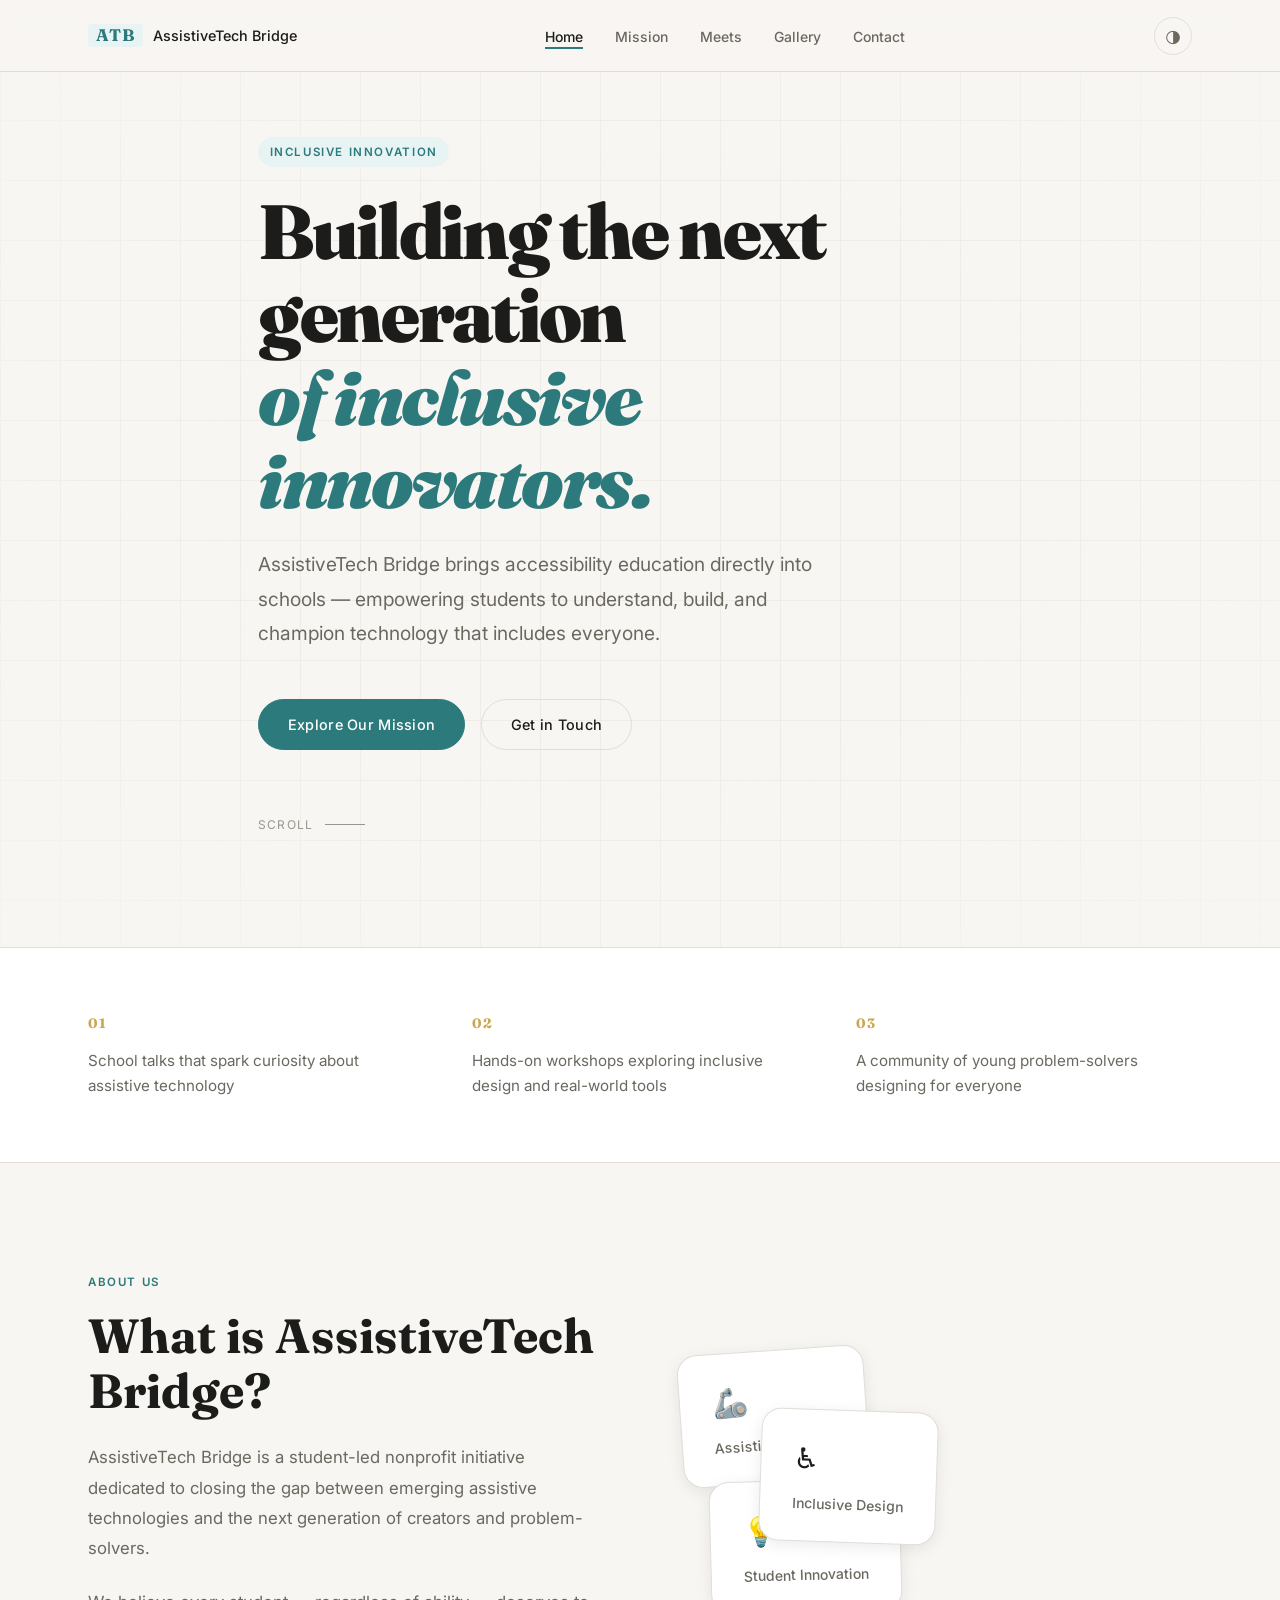
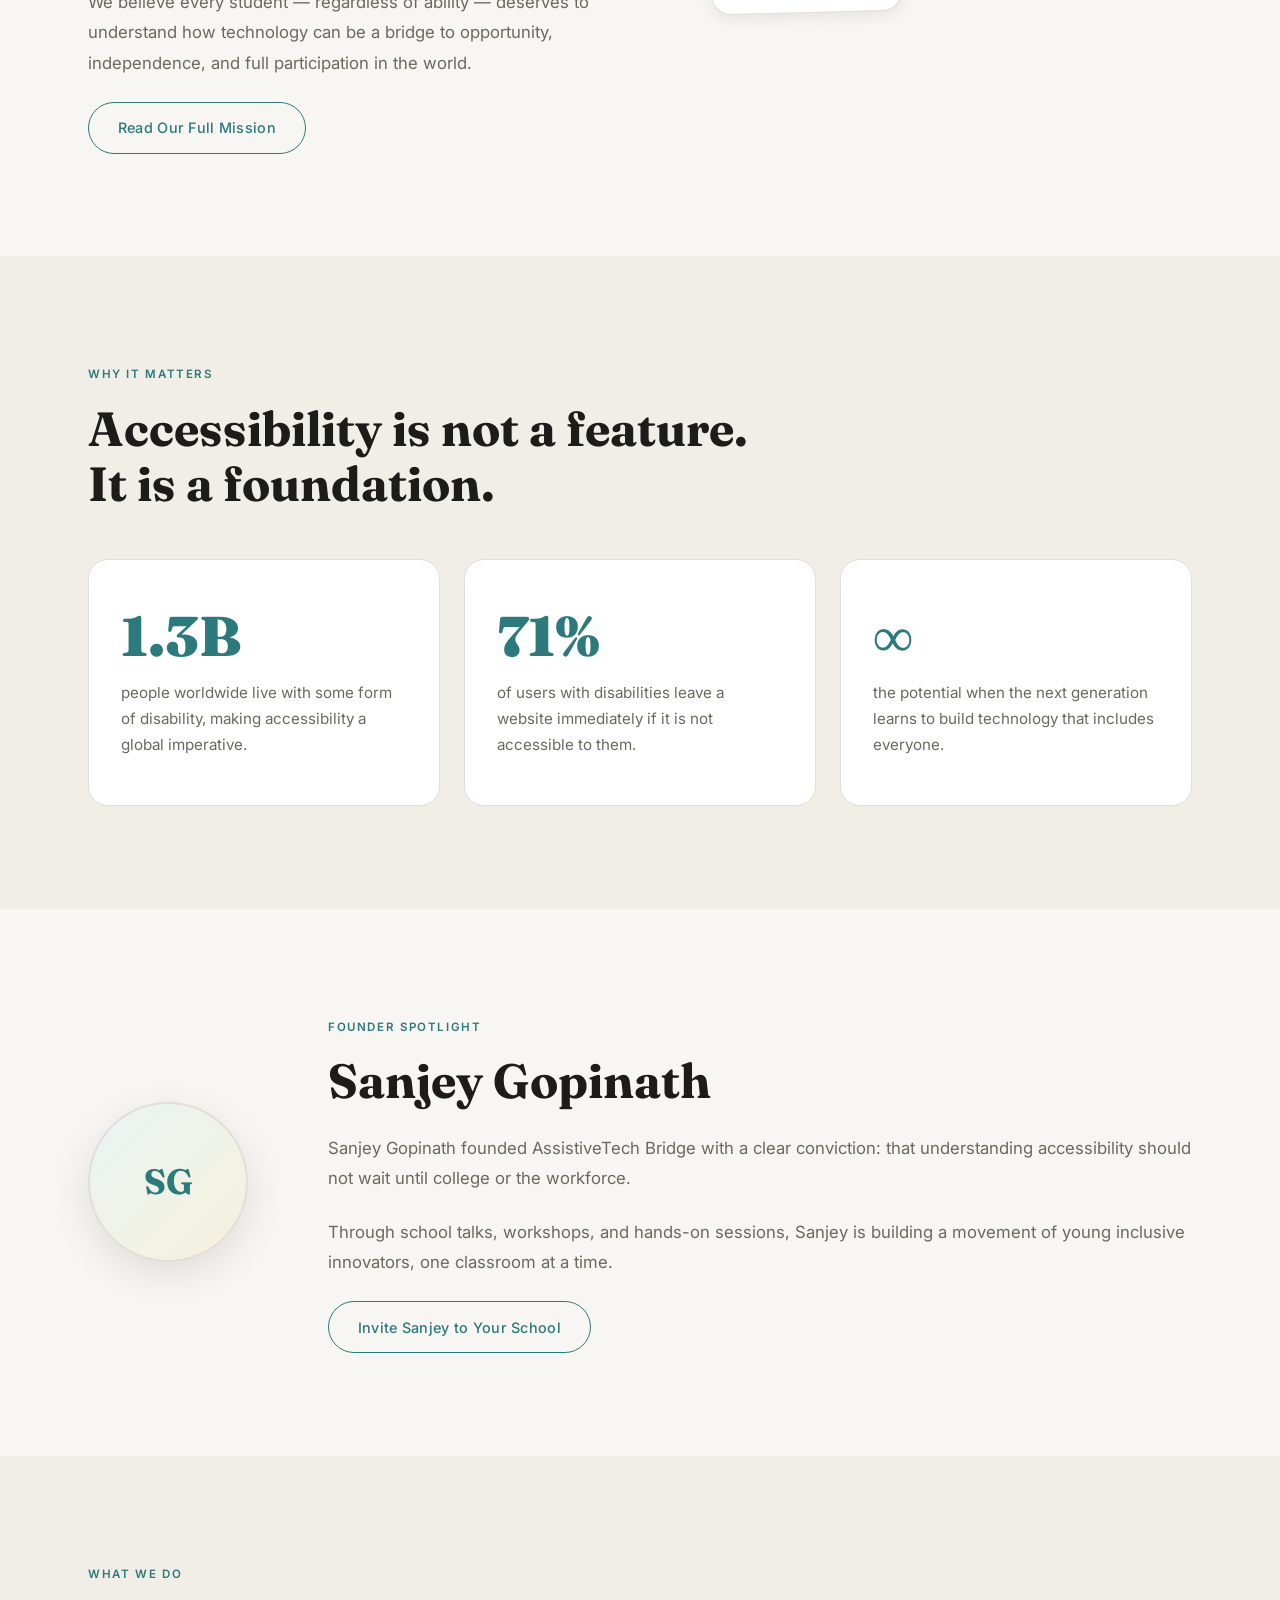
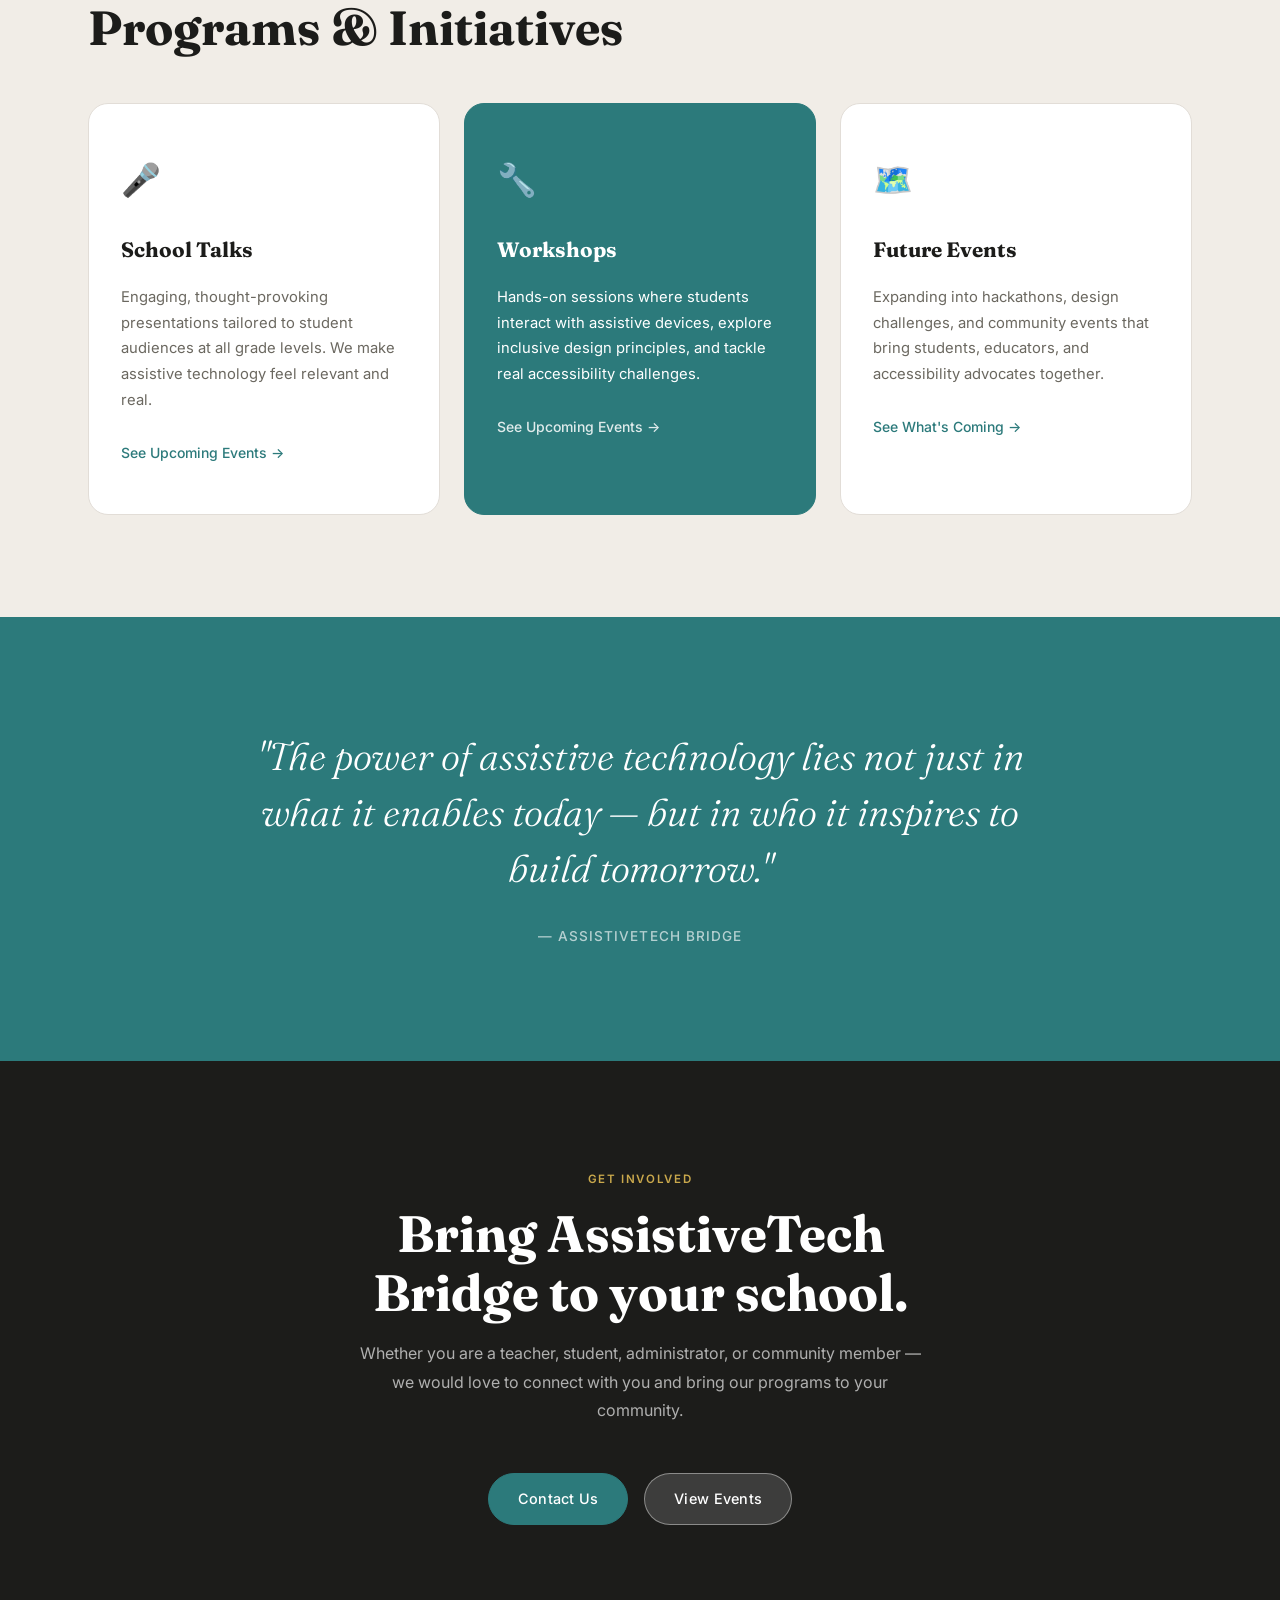
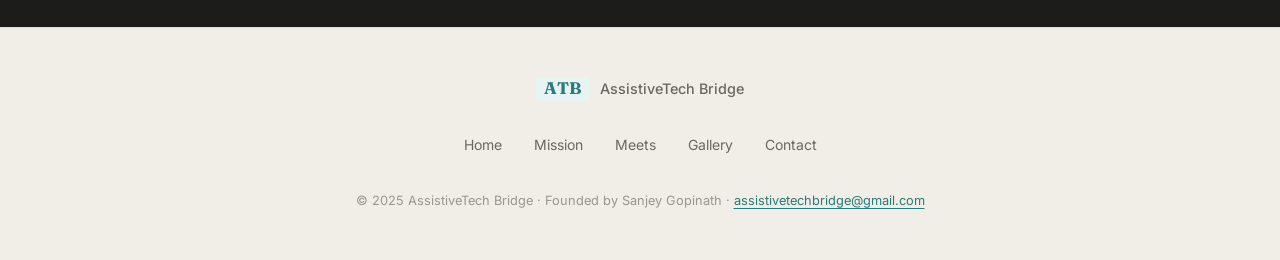
<file: index.html>
<!DOCTYPE html>
<html lang="en">
<head>
<meta charset="UTF-8"/>
<meta name="viewport" content="width=device-width, initial-scale=1.0"/>
<title>AssistiveTech Bridge</title>
<link rel="preconnect" href="https://fonts.googleapis.com"/>
<link rel="preconnect" href="https://fonts.gstatic.com" crossorigin/>
<link href="https://fonts.googleapis.com/css2?family=Inter:wght@300;400;500;600&family=Fraunces:ital,wght@0,300;0,700;0,900;1,300;1,700&display=swap" rel="stylesheet"/>
<style>
:root {
  --bg: #f8f6f2;
  --bg2: #f1ede7;
  --surface: #ffffff;
  --text: #1c1c1a;
  --muted: #6b6860;
  --light: #9a9690;
  --accent: #2c7a7b;
  --accent-l: #e8f4f4;
  --accent-h: #235f60;
  --gold: #c9a84c;
  --gold-l: #f7f0dc;
  --border: #e2ddd7;
  --serif: 'Fraunces', Georgia, serif;
  --sans: 'Inter', system-ui, sans-serif;
  --hh: 72px;
}
body.dark {
  --bg: #141412; --bg2: #1c1c1a; --surface: #212120;
  --text: #f0ede8; --muted: #9a9690; --light: #6b6860;
  --accent: #3d9fa0; --accent-l: #1a2e2e; --accent-h: #52b8b9;
  --gold: #d4a84c; --gold-l: #2a2416; --border: #2e2e2c;
}
*,*::before,*::after{box-sizing:border-box;margin:0;padding:0}
html{scroll-behavior:smooth;font-size:16px}
body{font-family:var(--sans);background:var(--bg);color:var(--text);line-height:1.75;-webkit-font-smoothing:antialiased;overflow-x:hidden;transition:background .5s,color .5s}
img{max-width:100%;display:block}
a{color:inherit;text-decoration:none}
ul{list-style:none}
button{cursor:pointer;border:none;background:none;font-family:inherit}

/* CONTAINER */
.wrap{max-width:1200px;margin:0 auto;padding:0 clamp(1.25rem,5vw,3rem)}
.pad{padding-block:clamp(4rem,8vw,7rem)}

/* LABEL */
.label{display:inline-block;font-size:.72rem;font-weight:600;letter-spacing:.14em;text-transform:uppercase;color:var(--accent);margin-bottom:1rem}

/* HEADINGS */
.h1{font-family:var(--serif);font-size:clamp(2.8rem,6vw,5.2rem);font-weight:900;line-height:1.08;letter-spacing:-.03em;color:var(--text);margin-bottom:1.5rem}
.h1 em,.h2 em{font-style:italic;color:var(--accent)}
.h2{font-family:var(--serif);font-size:clamp(2rem,4vw,3rem);font-weight:700;line-height:1.15;color:var(--text);margin-bottom:1.5rem}

/* BUTTONS */
.btn{display:inline-flex;align-items:center;justify-content:center;font-size:.9rem;font-weight:500;letter-spacing:.02em;padding:.85em 2em;border-radius:9999px;border:1.5px solid transparent;transition:all .3s cubic-bezier(.4,0,.2,1);cursor:pointer;text-decoration:none;white-space:nowrap}
.btn-p{background:var(--accent);color:#fff;border-color:var(--accent)}
.btn-p:hover{background:var(--accent-h);border-color:var(--accent-h);transform:translateY(-2px);box-shadow:0 8px 24px rgba(44,122,123,.3)}
.btn-g{background:transparent;color:var(--text);border-color:var(--border)}
.btn-g:hover{background:var(--bg2);transform:translateY(-2px)}
.btn-o{background:transparent;color:var(--accent);border-color:var(--accent)}
.btn-o:hover{background:var(--accent-l);transform:translateY(-2px)}
.btn-gl{background:rgba(255,255,255,.15);color:#fff;border-color:rgba(255,255,255,.4)}
.btn-gl:hover{background:rgba(255,255,255,.25);transform:translateY(-2px)}

/* HEADER */
.site-header{position:fixed;top:0;left:0;right:0;z-index:1000;height:var(--hh);background:rgba(248,246,242,.9);backdrop-filter:blur(18px);border-bottom:1px solid var(--border);transition:background .5s,box-shadow .3s,border-color .5s}
body.dark .site-header{background:rgba(20,20,18,.9)}
.site-header.scrolled{box-shadow:0 4px 16px rgba(0,0,0,.08)}
.header-inner{height:100%;display:flex;align-items:center;justify-content:space-between;gap:1.5rem}
.logo{display:flex;align-items:center;gap:.625rem;transition:opacity .2s}
.logo:hover{opacity:.75}
.logo-mark{font-family:var(--serif);font-weight:700;font-size:1.05rem;color:var(--accent);background:var(--accent-l);padding:.2em .5em;border-radius:4px;line-height:1;letter-spacing:.04em;transition:background .5s}
.logo-name{font-size:.9rem;font-weight:500;color:var(--text)}
.main-nav ul{display:flex;align-items:center;gap:2rem}
.nav-link{font-size:.875rem;font-weight:500;color:var(--muted);position:relative;padding-bottom:2px;transition:color .2s}
.nav-link::after{content:'';position:absolute;bottom:-2px;left:0;width:0;height:1.5px;background:var(--accent);transition:width .3s}
.nav-link:hover,.nav-link.active{color:var(--text)}
.nav-link:hover::after,.nav-link.active::after{width:100%}
.hdr-actions{display:flex;align-items:center;gap:1rem}
.dm-btn{width:38px;height:38px;border-radius:9999px;display:flex;align-items:center;justify-content:center;font-size:1.1rem;color:var(--muted);border:1px solid var(--border);transition:all .2s}
.dm-btn:hover{background:var(--bg2);color:var(--text)}
.ham{display:none;flex-direction:column;gap:5px;width:38px;height:38px;border-radius:4px;padding:8px;justify-content:center}
.ham span{display:block;width:100%;height:1.5px;background:var(--text);border-radius:2px;transition:transform .3s,opacity .3s;transform-origin:center}
.ham.open span:nth-child(1){transform:translateY(6.5px) rotate(45deg)}
.ham.open span:nth-child(2){opacity:0;transform:scaleX(0)}
.ham.open span:nth-child(3){transform:translateY(-6.5px) rotate(-45deg)}

/* MOBILE MENU */
.mob-menu{position:fixed;inset:0;z-index:999;background:var(--surface);display:flex;align-items:center;justify-content:center;opacity:0;pointer-events:none;transform:translateY(-12px);transition:opacity .3s,transform .3s}
.mob-menu.open{opacity:1;pointer-events:all;transform:translateY(0)}
.mob-menu ul{display:flex;flex-direction:column;align-items:center;gap:2.5rem}
.mob-link{font-family:var(--serif);font-size:clamp(2.2rem,7vw,3.5rem);font-weight:700;color:var(--text);transition:color .2s}
.mob-link:hover{color:var(--accent)}

/* HERO */
.hero{position:relative;min-height:100svh;display:flex;align-items:center;padding-block:calc(var(--hh) + 4rem) 7rem;overflow:hidden;background:var(--bg)}
.hero-grid{position:absolute;inset:0;background-image:linear-gradient(var(--border) 1px,transparent 1px),linear-gradient(90deg,var(--border) 1px,transparent 1px);background-size:60px 60px;opacity:.4;mask-image:radial-gradient(ellipse 80% 80% at 50% 50%,black 40%,transparent 100%);-webkit-mask-image:radial-gradient(ellipse 80% 80% at 50% 50%,black 40%,transparent 100%)}
.hero-content{position:relative;z-index:1;max-width:860px}
.hero-tag{display:inline-block;font-size:.72rem;font-weight:600;letter-spacing:.14em;text-transform:uppercase;color:var(--accent);background:var(--accent-l);padding:.45em 1em;border-radius:9999px;margin-bottom:1.5rem}
.hero-sub{font-size:clamp(1rem,1.8vw,1.2rem);color:var(--muted);max-width:560px;line-height:1.8;margin-bottom:3rem}
.hero-cta{display:flex;gap:1rem;flex-wrap:wrap;margin-bottom:4rem}
.scroll-hint{display:flex;align-items:center;gap:.75rem;font-size:.75rem;letter-spacing:.1em;text-transform:uppercase;color:var(--light)}
.scroll-line{width:40px;height:1px;background:var(--light);animation:pulse 2s ease-in-out infinite}
@keyframes pulse{0%,100%{width:40px;opacity:.4}50%{width:60px;opacity:1}}

/* STRIP */
.strip{border-block:1px solid var(--border);padding-block:4rem;background:var(--surface)}
.strip-grid{display:grid;grid-template-columns:repeat(3,1fr);gap:3rem}
.strip-num{font-family:var(--serif);font-size:.85rem;font-weight:700;color:var(--gold);letter-spacing:.05em;display:block;margin-bottom:.75rem}
.strip-item p{font-size:.95rem;color:var(--muted);line-height:1.65}

/* ABOUT */
.about-grid{display:grid;grid-template-columns:1fr 1fr;gap:5rem;align-items:center}
.about-text p{color:var(--muted);margin-bottom:1.5rem;font-size:1.05rem;line-height:1.8}
.card-stack{position:relative;width:320px;height:320px}
.vis-card{position:absolute;background:var(--surface);border:1px solid var(--border);border-radius:20px;padding:1.5rem 2rem;display:flex;flex-direction:column;gap:.5rem;box-shadow:0 4px 16px rgba(0,0,0,.08);transition:transform .3s,box-shadow .3s}
.vis-card:hover{transform:translateY(-4px) !important;box-shadow:0 12px 40px rgba(0,0,0,.1)}
.vis-icon{font-size:1.8rem}
.vis-card p{font-size:.875rem;font-weight:500;color:var(--muted)}
.vc1{top:0;left:0;rotate:-4deg}
.vc2{top:60px;left:80px;rotate:2deg;z-index:1}
.vc3{top:130px;left:30px;rotate:-1.5deg}

/* WHY */
.why-sec{background:var(--bg2)}
.why-intro{max-width:680px;margin-bottom:3rem}
.why-grid{display:grid;grid-template-columns:repeat(3,1fr);gap:1.5rem}
.why-card{padding:3rem 2rem;background:var(--surface);border-radius:20px;border:1px solid var(--border);transition:transform .3s,box-shadow .3s}
.why-card:hover{transform:translateY(-4px);box-shadow:0 12px 40px rgba(0,0,0,.1)}
.why-num{font-family:var(--serif);font-size:3.5rem;font-weight:900;color:var(--accent);line-height:1;margin-bottom:1rem}
.why-card p{font-size:.95rem;color:var(--muted);line-height:1.7}

/* FOUNDER */
.founder-grid{display:grid;grid-template-columns:auto 1fr;gap:5rem;align-items:center}
.founder-av{width:160px;height:160px;background:linear-gradient(135deg,var(--accent-l),var(--gold-l));border:2px solid var(--border);border-radius:9999px;display:flex;align-items:center;justify-content:center;font-family:var(--serif);font-size:2.2rem;font-weight:700;color:var(--accent);box-shadow:0 12px 40px rgba(0,0,0,.1);flex-shrink:0}
.founder-text p{color:var(--muted);margin-bottom:1.5rem;font-size:1.05rem;line-height:1.8}

/* FEATURES */
.feat-sec{background:var(--bg2)}
.feat-grid{display:grid;grid-template-columns:repeat(3,1fr);gap:1.5rem;margin-top:3rem}
.feat-card{background:var(--surface);border:1px solid var(--border);border-radius:20px;padding:3rem 2rem;transition:transform .3s,box-shadow .3s}
.feat-card:hover{transform:translateY(-6px);box-shadow:0 12px 40px rgba(0,0,0,.1)}
.feat-card.accent-card{background:var(--accent);border-color:var(--accent)}
.feat-card.accent-card h3,.feat-card.accent-card p{color:#fff}
.feat-icon{font-size:2rem;margin-bottom:1.5rem}
.feat-card h3{font-family:var(--serif);font-size:1.3rem;font-weight:700;color:var(--text);margin-bottom:1rem}
.feat-card p{font-size:.925rem;color:var(--muted);line-height:1.75;margin-bottom:1.5rem}
.c-link{font-size:.875rem;font-weight:500;color:var(--accent);transition:color .2s}
.c-link:hover{color:var(--accent-h)}
.c-link-l{color:rgba(255,255,255,.85)}
.c-link-l:hover{color:#fff}

/* QUOTE */
.quote-sec{background:var(--accent);padding-block:7rem}
.pull-quote{max-width:820px;margin:0 auto;text-align:center}
.pull-quote p{font-family:var(--serif);font-size:clamp(1.5rem,3vw,2.4rem);font-weight:300;font-style:italic;color:#fff;line-height:1.45;margin-bottom:1.5rem}
.pull-quote cite{font-size:.85rem;font-style:normal;font-weight:500;letter-spacing:.08em;text-transform:uppercase;color:rgba(255,255,255,.65)}

/* CTA */
.cta-sec{background:var(--text);transition:background .5s}
body.dark .cta-sec{background:#0d0d0c}
.cta-inner{max-width:680px;text-align:center}
.cta-inner .label{color:var(--gold)}
.cta-h{font-family:var(--serif);font-size:clamp(2rem,4vw,3.2rem);font-weight:700;line-height:1.15;color:#fff;margin-bottom:1rem}
.cta-inner p{font-size:1rem;color:rgba(255,255,255,.65);line-height:1.8;margin-bottom:3rem}
.cta-btns{display:flex;gap:1rem;justify-content:center;flex-wrap:wrap}

/* FOOTER */
.site-footer{background:var(--bg2);border-top:1px solid var(--border);padding-block:3rem;transition:background .5s,border-color .5s}
.footer-inner{display:flex;flex-direction:column;align-items:center;gap:2rem;text-align:center}
.footer-brand{display:flex;align-items:center;gap:.625rem}
.footer-tag{font-size:.9rem;font-weight:500;color:var(--muted)}
.footer-nav{display:flex;gap:2rem;flex-wrap:wrap;justify-content:center}
.footer-nav a{font-size:.875rem;color:var(--muted);transition:color .2s}
.footer-nav a:hover{color:var(--accent)}
.footer-copy{font-size:.8rem;color:var(--light);line-height:1.7}
.footer-copy a{color:var(--accent);text-decoration:underline;text-underline-offset:3px}

/* REVEAL */
.rv{opacity:0;transform:translateY(28px);transition:opacity .7s cubic-bezier(.4,0,.2,1),transform .7s cubic-bezier(.4,0,.2,1)}
.rv.on{opacity:1;transform:translateY(0)}

/* RESPONSIVE */
@media(max-width:860px){
  .main-nav{display:none}
  .ham{display:flex}
  .strip-grid,.why-grid,.feat-grid{grid-template-columns:1fr}
  .about-grid,.founder-grid{grid-template-columns:1fr}
  .about-vis,.card-stack{display:none}
}
@media(max-width:580px){
  .hero-cta,.cta-btns{flex-direction:column}
  .btn{width:100%;justify-content:center}
  .logo-name{display:none}
}
@media(prefers-reduced-motion:reduce){
  .rv{opacity:1;transform:none}
  *{transition-duration:.01ms !important;animation-duration:.01ms !important}
}
</style>
</head>
<body>

<header class="site-header" id="hdr">
  <div class="wrap header-inner">
    <a href="index.html" class="logo">
      <span class="logo-mark">ATB</span>
      <span class="logo-name">AssistiveTech Bridge</span>
    </a>
    <nav class="main-nav">
      <ul>
        <li><a href="index.html" class="nav-link active">Home</a></li>
        <li><a href="mission.html" class="nav-link">Mission</a></li>
        <li><a href="meets.html" class="nav-link">Meets</a></li>
        <li><a href="gallery.html" class="nav-link">Gallery</a></li>
        <li><a href="contact.html" class="nav-link">Contact</a></li>
      </ul>
    </nav>
    <div class="hdr-actions">
      <button class="dm-btn" id="dmBtn" aria-label="Toggle dark mode">◑</button>
      <button class="ham" id="hamBtn" aria-label="Open menu" aria-expanded="false">
        <span></span><span></span><span></span>
      </button>
    </div>
  </div>
</header>

<div class="mob-menu" id="mobMenu">
  <nav>
    <ul>
      <li><a href="index.html" class="mob-link">Home</a></li>
      <li><a href="mission.html" class="mob-link">Mission</a></li>
      <li><a href="meets.html" class="mob-link">Meets</a></li>
      <li><a href="gallery.html" class="mob-link">Gallery</a></li>
      <li><a href="contact.html" class="mob-link">Contact</a></li>
    </ul>
  </nav>
</div>

<main>

<!-- HERO -->
<section class="hero">
  <div class="hero-grid"></div>
  <div class="wrap hero-content">
    <div class="hero-tag rv">Inclusive Innovation</div>
    <h1 class="h1 rv">Building the next generation<br><em>of inclusive innovators.</em></h1>
    <p class="hero-sub rv">AssistiveTech Bridge brings accessibility education directly into schools — empowering students to understand, build, and champion technology that includes everyone.</p>
    <div class="hero-cta rv">
      <a href="mission.html" class="btn btn-p">Explore Our Mission</a>
      <a href="contact.html" class="btn btn-g">Get in Touch</a>
    </div>
    <div class="scroll-hint rv">
      <span>Scroll</span>
      <div class="scroll-line"></div>
    </div>
  </div>
</section>

<!-- STRIP -->
<section class="strip rv">
  <div class="wrap">
    <div class="strip-grid">
      <div class="strip-item">
        <span class="strip-num">01</span>
        <p>School talks that spark curiosity about assistive technology</p>
      </div>
      <div class="strip-item">
        <span class="strip-num">02</span>
        <p>Hands-on workshops exploring inclusive design and real-world tools</p>
      </div>
      <div class="strip-item">
        <span class="strip-num">03</span>
        <p>A community of young problem-solvers designing for everyone</p>
      </div>
    </div>
  </div>
</section>

<!-- ABOUT -->
<section class="pad rv">
  <div class="wrap about-grid">
    <div class="about-text">
      <span class="label">About Us</span>
      <h2 class="h2">What is AssistiveTech Bridge?</h2>
      <p>AssistiveTech Bridge is a student-led nonprofit initiative dedicated to closing the gap between emerging assistive technologies and the next generation of creators and problem-solvers.</p>
      <p>We believe every student — regardless of ability — deserves to understand how technology can be a bridge to opportunity, independence, and full participation in the world.</p>
      <a href="mission.html" class="btn btn-o">Read Our Full Mission</a>
    </div>
    <div class="about-vis">
      <div class="card-stack">
        <div class="vis-card vc1"><div class="vis-icon">🦾</div><p>Assistive Devices</p></div>
        <div class="vis-card vc2"><div class="vis-icon">♿</div><p>Inclusive Design</p></div>
        <div class="vis-card vc3"><div class="vis-icon">💡</div><p>Student Innovation</p></div>
      </div>
    </div>
  </div>
</section>

<!-- WHY -->
<section class="why-sec pad rv">
  <div class="wrap">
    <div class="why-intro">
      <span class="label">Why It Matters</span>
      <h2 class="h2">Accessibility is not a feature.<br>It is a foundation.</h2>
    </div>
    <div class="why-grid">
      <div class="why-card"><div class="why-num">1.3B</div><p>people worldwide live with some form of disability, making accessibility a global imperative.</p></div>
      <div class="why-card"><div class="why-num">71%</div><p>of users with disabilities leave a website immediately if it is not accessible to them.</p></div>
      <div class="why-card"><div class="why-num">∞</div><p>the potential when the next generation learns to build technology that includes everyone.</p></div>
    </div>
  </div>
</section>

<!-- FOUNDER -->
<section class="pad rv">
  <div class="wrap founder-grid">
    <div class="founder-av">SG</div>
    <div class="founder-text">
      <span class="label">Founder Spotlight</span>
      <h2 class="h2">Sanjey Gopinath</h2>
      <p>Sanjey Gopinath founded AssistiveTech Bridge with a clear conviction: that understanding accessibility should not wait until college or the workforce.</p>
      <p>Through school talks, workshops, and hands-on sessions, Sanjey is building a movement of young inclusive innovators, one classroom at a time.</p>
      <a href="contact.html" class="btn btn-o">Invite Sanjey to Your School</a>
    </div>
  </div>
</section>

<!-- FEATURES -->
<section class="feat-sec pad rv">
  <div class="wrap">
    <span class="label">What We Do</span>
    <h2 class="h2">Programs &amp; Initiatives</h2>
    <div class="feat-grid">
      <article class="feat-card">
        <div class="feat-icon">🎤</div>
        <h3>School Talks</h3>
        <p>Engaging, thought-provoking presentations tailored to student audiences at all grade levels. We make assistive technology feel relevant and real.</p>
        <a href="meets.html" class="c-link">See Upcoming Events →</a>
      </article>
      <article class="feat-card accent-card">
        <div class="feat-icon">🔧</div>
        <h3>Workshops</h3>
        <p>Hands-on sessions where students interact with assistive devices, explore inclusive design principles, and tackle real accessibility challenges.</p>
        <a href="meets.html" class="c-link c-link-l">See Upcoming Events →</a>
      </article>
      <article class="feat-card">
        <div class="feat-icon">🗺️</div>
        <h3>Future Events</h3>
        <p>Expanding into hackathons, design challenges, and community events that bring students, educators, and accessibility advocates together.</p>
        <a href="meets.html" class="c-link">See What's Coming →</a>
      </article>
    </div>
  </div>
</section>

<!-- QUOTE -->
<section class="quote-sec rv">
  <div class="wrap">
    <blockquote class="pull-quote">
      <p>"The power of assistive technology lies not just in what it enables today — but in who it inspires to build tomorrow."</p>
      <cite>— AssistiveTech Bridge</cite>
    </blockquote>
  </div>
</section>

<!-- CTA -->
<section class="cta-sec pad rv">
  <div class="wrap cta-inner">
    <span class="label">Get Involved</span>
    <h2 class="cta-h">Bring AssistiveTech Bridge to your school.</h2>
    <p>Whether you are a teacher, student, administrator, or community member — we would love to connect with you and bring our programs to your community.</p>
    <div class="cta-btns">
      <a href="contact.html" class="btn btn-p">Contact Us</a>
      <a href="meets.html" class="btn btn-gl">View Events</a>
    </div>
  </div>
</section>

</main>

<!-- FOOTER -->
<footer class="site-footer">
  <div class="wrap footer-inner">
    <div class="footer-brand">
      <span class="logo-mark">ATB</span>
      <span class="footer-tag">AssistiveTech Bridge</span>
    </div>
    <nav class="footer-nav">
      <a href="index.html">Home</a>
      <a href="mission.html">Mission</a>
      <a href="meets.html">Meets</a>
      <a href="gallery.html">Gallery</a>
      <a href="contact.html">Contact</a>
    </nav>
    <p class="footer-copy">© 2025 AssistiveTech Bridge · Founded by Sanjey Gopinath · <a href="mailto:assistivetechbridge@gmail.com">assistivetechbridge@gmail.com</a></p>
  </div>
</footer>

<script>
// Dark mode
const dm = localStorage.getItem('atb-dark');
const prefersDark = window.matchMedia('(prefers-color-scheme: dark)').matches;
if (dm === 'true' || (dm === null && prefersDark)) document.body.classList.add('dark');

document.getElementById('dmBtn').addEventListener('click', () => {
  document.body.classList.toggle('dark');
  localStorage.setItem('atb-dark', document.body.classList.contains('dark'));
});

// Sticky header
window.addEventListener('scroll', () => {
  document.getElementById('hdr').classList.toggle('scrolled', window.scrollY > 20);
}, {passive: true});

// Mobile menu
const ham = document.getElementById('hamBtn');
const mob = document.getElementById('mobMenu');
let open = false;
ham.addEventListener('click', () => {
  open = !open;
  ham.classList.toggle('open', open);
  mob.classList.toggle('open', open);
  ham.setAttribute('aria-expanded', open);
  document.body.style.overflow = open ? 'hidden' : '';
});
mob.querySelectorAll('.mob-link').forEach(l => l.addEventListener('click', () => {
  open = false; ham.classList.remove('open'); mob.classList.remove('open');
  ham.setAttribute('aria-expanded', false); document.body.style.overflow = '';
}));
document.addEventListener('keydown', e => { if (e.key === 'Escape' && open) ham.click(); });

// Scroll reveal
const reduced = window.matchMedia('(prefers-reduced-motion: reduce)').matches;
if (reduced) {
  document.querySelectorAll('.rv').forEach(el => el.classList.add('on'));
} else {
  const obs = new IntersectionObserver((entries) => {
    entries.forEach(e => { if (e.isIntersecting) { e.target.classList.add('on'); obs.unobserve(e.target); }});
  }, {threshold: 0.08, rootMargin: '0px 0px -40px 0px'});
  document.querySelectorAll('.rv').forEach(el => obs.observe(el));
}
</script>
</body>
</html>
</file>
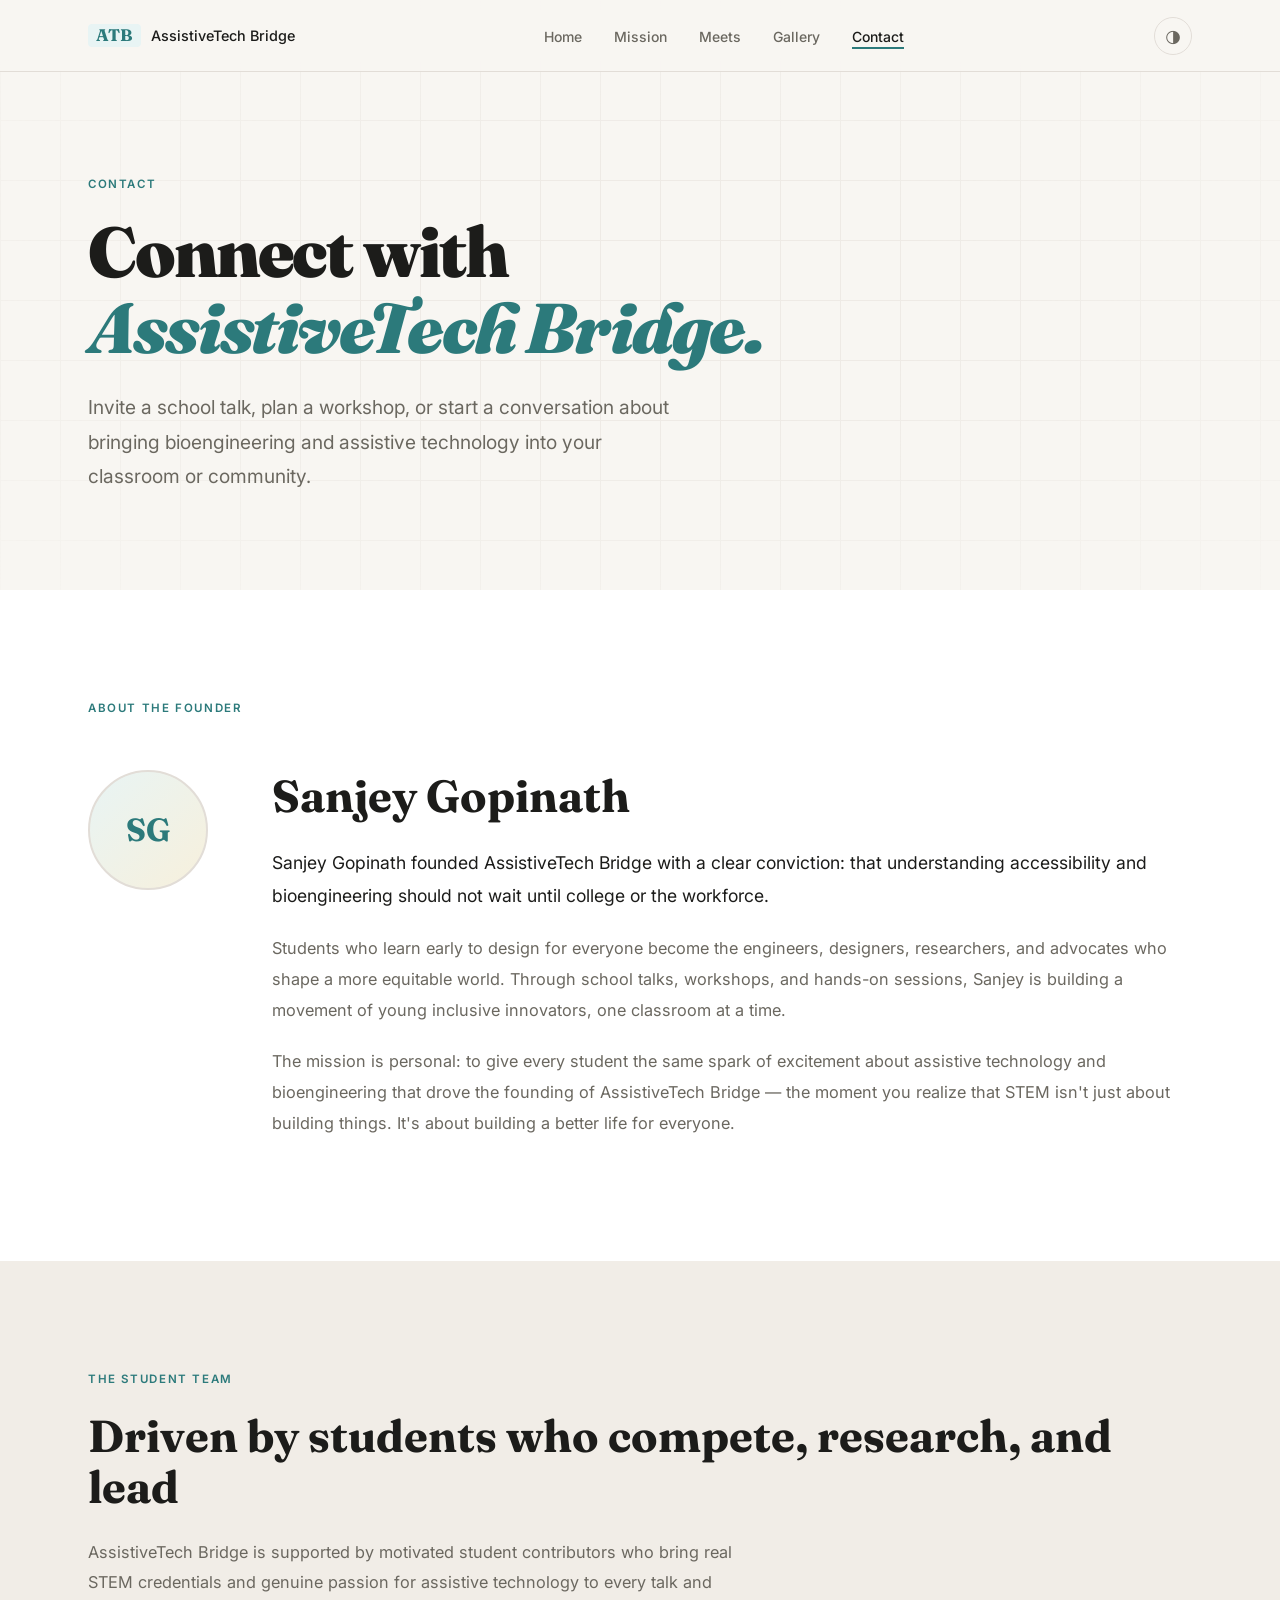
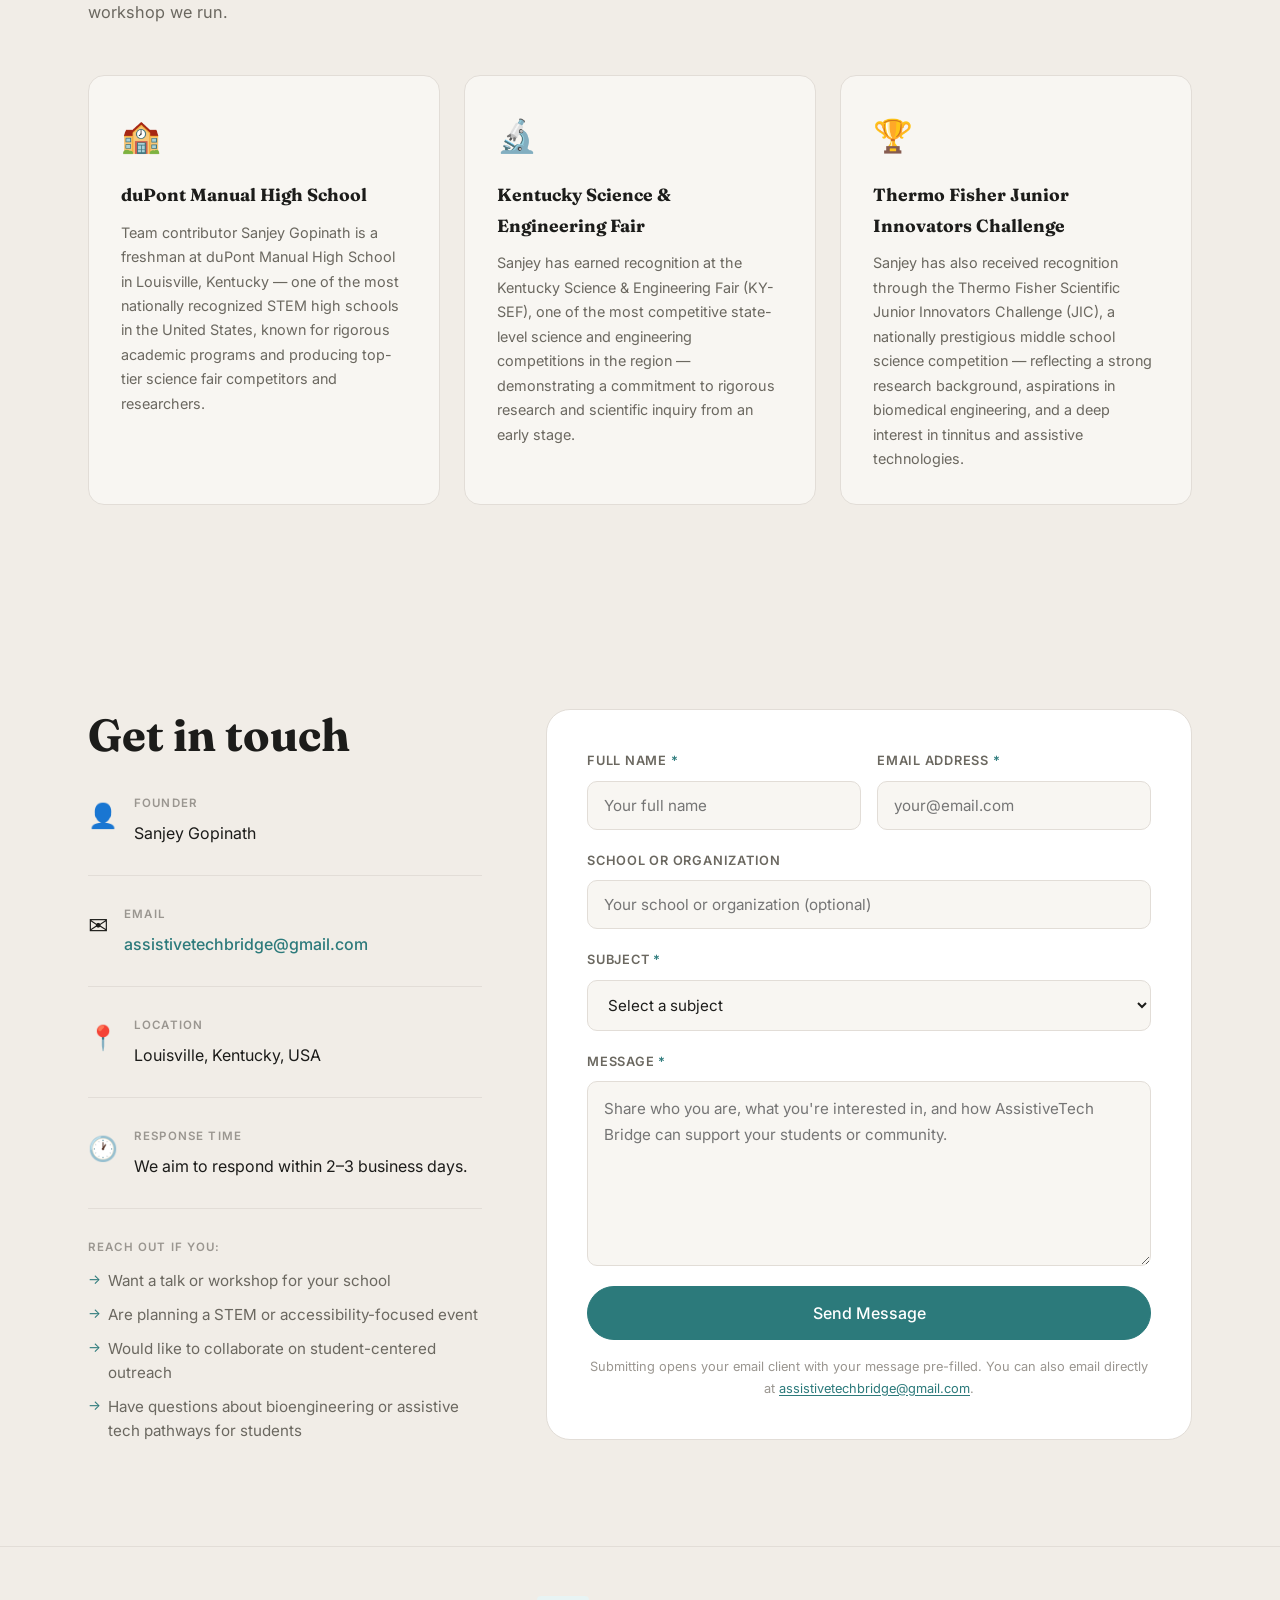
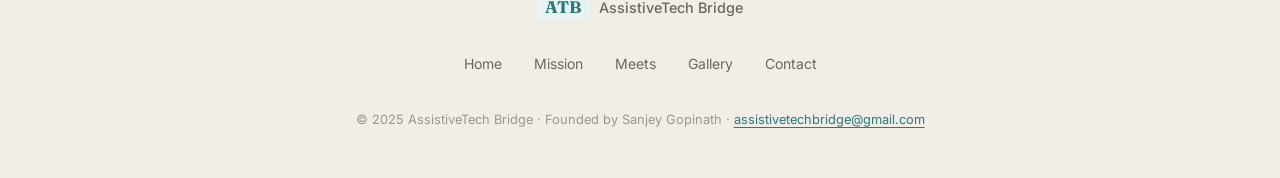
<file: contact.html>
<!DOCTYPE html>
<html lang="en">
<head>
<meta charset="UTF-8"/>
<meta name="viewport" content="width=device-width, initial-scale=1.0"/>
<title>Contact — AssistiveTech Bridge</title>
<link rel="preconnect" href="https://fonts.googleapis.com"/>
<link rel="preconnect" href="https://fonts.gstatic.com" crossorigin/>
<link href="https://fonts.googleapis.com/css2?family=Inter:wght@300;400;500;600&family=Fraunces:ital,wght@0,300;0,700;0,900;1,300;1,700&display=swap" rel="stylesheet"/>
<style>
:root{--bg:#f8f6f2;--bg2:#f1ede7;--surface:#ffffff;--text:#1c1c1a;--muted:#6b6860;--light:#9a9690;--accent:#2c7a7b;--accent-l:#e8f4f4;--accent-h:#235f60;--gold:#c9a84c;--gold-l:#f7f0dc;--border:#e2ddd7;--serif:'Fraunces',Georgia,serif;--sans:'Inter',system-ui,sans-serif;--hh:72px}
body.dark{--bg:#141412;--bg2:#1c1c1a;--surface:#212120;--text:#f0ede8;--muted:#9a9690;--light:#6b6860;--accent:#3d9fa0;--accent-l:#1a2e2e;--accent-h:#52b8b9;--gold:#d4a84c;--gold-l:#2a2416;--border:#2e2e2c}
*,*::before,*::after{box-sizing:border-box;margin:0;padding:0}
html{scroll-behavior:smooth}
body{font-family:var(--sans);background:var(--bg);color:var(--text);line-height:1.75;-webkit-font-smoothing:antialiased;overflow-x:hidden;transition:background .5s,color .5s}
a{color:inherit;text-decoration:none}
ul{list-style:none}
button{cursor:pointer;border:none;background:none;font-family:inherit}
.container{max-width:1200px;margin:0 auto;padding:0 clamp(1.25rem,5vw,3rem)}

/* HEADER */
.site-header{position:fixed;top:0;left:0;right:0;z-index:1000;height:var(--hh);background:rgba(248,246,242,.92);backdrop-filter:blur(18px);border-bottom:1px solid var(--border);transition:background .5s,box-shadow .3s,border-color .5s}
body.dark .site-header{background:rgba(20,20,18,.92)}
.site-header.scrolled{box-shadow:0 4px 24px rgba(0,0,0,.08)}
.header-inner{height:100%;display:flex;align-items:center;justify-content:space-between;gap:1.5rem}
.logo{display:flex;align-items:center;gap:.625rem;transition:opacity .2s}
.logo:hover{opacity:.7}
.logo-mark{font-family:var(--serif);font-weight:700;font-size:1.05rem;color:var(--accent);background:var(--accent-l);padding:.2em .5em;border-radius:4px;line-height:1;transition:background .5s,color .5s}
.logo-name{font-size:.9rem;font-weight:500;color:var(--text);transition:color .5s}
.main-nav ul{display:flex;align-items:center;gap:2rem}
.nav-link{font-size:.875rem;font-weight:500;color:var(--muted);position:relative;padding-bottom:2px;transition:color .2s}
.nav-link::after{content:'';position:absolute;bottom:-2px;left:0;width:0;height:1.5px;background:var(--accent);transition:width .3s}
.nav-link:hover,.nav-link.active{color:var(--text)}
.nav-link:hover::after,.nav-link.active::after{width:100%}
.header-actions{display:flex;align-items:center;gap:1rem}
.dark-mode-toggle{width:38px;height:38px;border-radius:9999px;display:flex;align-items:center;justify-content:center;font-size:1.1rem;color:var(--muted);border:1px solid var(--border);transition:all .2s}
.dark-mode-toggle:hover{background:var(--bg2);color:var(--text)}
.nav-toggle{display:none;flex-direction:column;gap:5px;width:38px;height:38px;padding:8px;justify-content:center}
.nav-toggle span{display:block;width:100%;height:1.5px;background:var(--text);border-radius:2px;transition:transform .3s,opacity .3s;transform-origin:center}
.nav-toggle.open span:nth-child(1){transform:translateY(6.5px) rotate(45deg)}
.nav-toggle.open span:nth-child(2){opacity:0;transform:scaleX(0)}
.nav-toggle.open span:nth-child(3){transform:translateY(-6.5px) rotate(-45deg)}
.mobile-menu{position:fixed;inset:0;z-index:999;background:var(--surface);display:flex;align-items:center;justify-content:center;opacity:0;pointer-events:none;transform:translateY(-12px);transition:opacity .35s,transform .35s}
.mobile-menu.open{opacity:1;pointer-events:all;transform:translateY(0)}
.mobile-menu ul{display:flex;flex-direction:column;align-items:center;gap:2.5rem}
.mobile-link{font-family:var(--serif);font-size:clamp(2.2rem,7vw,3.5rem);font-weight:700;color:var(--text);transition:color .2s}
.mobile-link:hover{color:var(--accent)}

/* PAGE HERO */
.page-hero{position:relative;padding-top:calc(var(--hh) + 6rem);padding-bottom:6rem;overflow:hidden;background:var(--bg)}
.hero-bg-grid{position:absolute;inset:0;background-image:linear-gradient(var(--border) 1px,transparent 1px),linear-gradient(90deg,var(--border) 1px,transparent 1px);background-size:60px 60px;opacity:.45;mask-image:radial-gradient(ellipse 80% 80% at 50% 50%,black 30%,transparent 100%);-webkit-mask-image:radial-gradient(ellipse 80% 80% at 50% 50%,black 30%,transparent 100%)}
.page-hero .container{position:relative;z-index:1}
.section-label{display:inline-block;font-size:.72rem;font-weight:600;letter-spacing:.14em;text-transform:uppercase;color:var(--accent);margin-bottom:1.25rem}
.page-hero-heading{font-family:var(--serif);font-size:clamp(2.6rem,5.5vw,4.8rem);font-weight:900;line-height:1.08;letter-spacing:-.03em;color:var(--text);margin-bottom:1.5rem}
.page-hero-heading em{font-style:italic;color:var(--accent)}
.page-hero-sub{font-size:clamp(1rem,1.8vw,1.2rem);color:var(--muted);max-width:600px;line-height:1.8}
.section-pad{padding:clamp(4rem,8vw,7rem) 0}
.section-heading{font-family:var(--serif);font-size:clamp(1.8rem,3.5vw,2.8rem);font-weight:700;line-height:1.15;color:var(--text);margin-bottom:1.5rem}

/* ABOUT SECTION */
.about-team-section{background:var(--surface)}
.founder-grid{display:grid;grid-template-columns:auto 1fr;gap:4rem;align-items:start}
.founder-avatar{width:120px;height:120px;background:linear-gradient(135deg,var(--accent-l),var(--gold-l));border:2px solid var(--border);border-radius:9999px;display:flex;align-items:center;justify-content:center;font-family:var(--serif);font-size:2rem;font-weight:700;color:var(--accent);flex-shrink:0;transition:transform .3s,box-shadow .3s}
.founder-avatar:hover{transform:scale(1.04);box-shadow:0 12px 40px rgba(44,122,123,.2)}
.founder-text p{color:var(--muted);line-height:1.9;margin-bottom:1.25rem;font-size:1.02rem}
.founder-text .lead{font-size:1.1rem;color:var(--text);font-weight:400}

/* ACHIEVEMENT CARDS */
.achievements-grid{display:grid;grid-template-columns:repeat(3,1fr);gap:1.5rem;margin-top:3rem}
.achievement-card{background:var(--bg);border:1px solid var(--border);border-radius:16px;padding:2rem;transition:transform .3s,box-shadow .3s,border-color .3s}
.achievement-card:hover{transform:translateY(-4px);box-shadow:0 12px 40px rgba(0,0,0,.08);border-color:var(--accent)}
.achievement-icon{font-size:2rem;margin-bottom:1rem}
.achievement-card h3{font-family:var(--serif);font-size:1.1rem;font-weight:700;color:var(--text);margin-bottom:.6rem}
.achievement-card p{font-size:.9rem;color:var(--muted);line-height:1.7}

/* CONTACT GRID */
.contact-section{background:var(--bg2)}
.contact-grid{display:grid;grid-template-columns:1fr 1fr;gap:4rem;align-items:start}
.contact-info h2{margin-bottom:2rem}
.contact-detail{display:flex;align-items:flex-start;gap:1rem;margin-bottom:1.75rem;padding-bottom:1.75rem;border-bottom:1px solid var(--border)}
.contact-detail:last-of-type{border-bottom:none}
.contact-detail-icon{font-size:1.5rem;flex-shrink:0;margin-top:.1rem}
.contact-detail-label{font-size:.72rem;font-weight:600;letter-spacing:.1em;text-transform:uppercase;color:var(--light);margin-bottom:.4rem}
.contact-detail-value{font-size:1rem;color:var(--text);line-height:1.7}
.contact-email{color:var(--accent);font-weight:500;transition:color .2s}
.contact-email:hover{color:var(--accent-h);text-decoration:underline;text-underline-offset:3px}
.contact-reasons{margin-top:1.5rem}
.contact-reasons .contact-detail-label{margin-bottom:.75rem}
.contact-reasons ul{display:flex;flex-direction:column;gap:.6rem}
.contact-reasons li{font-size:.95rem;color:var(--muted);padding-left:1.25rem;position:relative;line-height:1.6}
.contact-reasons li::before{content:'→';position:absolute;left:0;color:var(--accent);font-size:.85rem}

/* FORM */
.contact-form-wrap{background:var(--surface);border:1px solid var(--border);border-radius:24px;padding:2.5rem;transition:background .5s,border-color .5s}
.form-row{display:grid;grid-template-columns:1fr 1fr;gap:1rem}
.form-group{display:flex;flex-direction:column;gap:.5rem;margin-bottom:1.25rem}
.form-group label{font-size:.8rem;font-weight:600;letter-spacing:.06em;text-transform:uppercase;color:var(--muted)}
.form-group label span{color:var(--accent)}
.form-group input,.form-group select,.form-group textarea{font-family:var(--sans);font-size:.95rem;color:var(--text);background:var(--bg);border:1.5px solid var(--border);border-radius:10px;padding:.875rem 1rem;outline:none;transition:border-color .2s,box-shadow .2s,background .5s}
.form-group input:focus,.form-group select:focus,.form-group textarea:focus{border-color:var(--accent);box-shadow:0 0 0 3px var(--accent-l)}
.form-group textarea{resize:vertical;min-height:140px;line-height:1.7}
.form-group select{cursor:pointer}
.form-submit{margin-top:.5rem}
.btn-full{width:100%;justify-content:center;padding:1em 2em;font-size:1rem}
.btn-primary{background:var(--accent);color:#fff;border:1.5px solid var(--accent);border-radius:9999px;font-family:var(--sans);font-weight:500;cursor:pointer;transition:all .3s;display:inline-flex;align-items:center;text-decoration:none}
.btn-primary:hover{background:var(--accent-h);border-color:var(--accent-h);transform:translateY(-2px);box-shadow:0 8px 24px rgba(44,122,123,.3)}
.form-note{font-size:.8rem;color:var(--light);line-height:1.7;margin-top:1rem;text-align:center}
.form-note a{color:var(--accent);text-decoration:underline;text-underline-offset:2px}

/* FOOTER */
.site-footer{background:var(--bg2);border-top:1px solid var(--border);padding:3rem 0;transition:background .5s,border-color .5s}
.footer-inner{display:flex;flex-direction:column;align-items:center;gap:2rem;text-align:center}
.footer-brand{display:flex;align-items:center;gap:.625rem}
.footer-tagline{font-size:.9rem;font-weight:500;color:var(--muted)}
.footer-nav{display:flex;gap:2rem;flex-wrap:wrap;justify-content:center}
.footer-nav a{font-size:.875rem;color:var(--muted);transition:color .2s}
.footer-nav a:hover{color:var(--accent)}
.footer-copy{font-size:.8rem;color:var(--light);line-height:1.7}
.footer-copy a{color:var(--accent);text-decoration:underline;text-underline-offset:3px}

/* REVEAL */
.reveal-up{opacity:0;transform:translateY(32px);transition:opacity .75s cubic-bezier(.4,0,.2,1),transform .75s cubic-bezier(.4,0,.2,1)}
.reveal-up.visible{opacity:1;transform:translateY(0)}
.reveal-section .achievement-card{opacity:0;transform:translateY(24px);transition:opacity .7s cubic-bezier(.4,0,.2,1),transform .7s cubic-bezier(.4,0,.2,1)}
.reveal-section.visible .achievement-card{opacity:1;transform:translateY(0)}
.reveal-section .achievement-card:nth-child(2){transition-delay:.1s}
.reveal-section .achievement-card:nth-child(3){transition-delay:.2s}

@media(max-width:860px){
  .main-nav{display:none}
  .nav-toggle{display:flex}
  .contact-grid{grid-template-columns:1fr}
  .founder-grid{grid-template-columns:1fr;gap:2rem}
  .achievements-grid{grid-template-columns:1fr}
  .form-row{grid-template-columns:1fr}
}
@media(max-width:560px){
  .logo-name{display:none}
}
</style>
</head>
<body>

<header class="site-header" id="site-header">
  <div class="container header-inner">
    <a href="index.html" class="logo">
      <span class="logo-mark">ATB</span>
      <span class="logo-name">AssistiveTech Bridge</span>
    </a>
    <nav class="main-nav">
      <ul>
        <li><a href="index.html" class="nav-link">Home</a></li>
        <li><a href="mission.html" class="nav-link">Mission</a></li>
        <li><a href="meets.html" class="nav-link">Meets</a></li>
        <li><a href="gallery.html" class="nav-link">Gallery</a></li>
        <li><a href="contact.html" class="nav-link active">Contact</a></li>
      </ul>
    </nav>
    <div class="header-actions">
      <button class="dark-mode-toggle" id="darkToggle" aria-label="Toggle dark mode">◑</button>
      <button class="nav-toggle" id="navToggle" aria-label="Open menu" aria-expanded="false">
        <span></span><span></span><span></span>
      </button>
    </div>
  </div>
</header>

<div class="mobile-menu" id="mobileMenu">
  <nav>
    <ul>
      <li><a href="index.html" class="mobile-link">Home</a></li>
      <li><a href="mission.html" class="mobile-link">Mission</a></li>
      <li><a href="meets.html" class="mobile-link">Meets</a></li>
      <li><a href="gallery.html" class="mobile-link">Gallery</a></li>
      <li><a href="contact.html" class="mobile-link">Contact</a></li>
    </ul>
  </nav>
</div>

<main>

  <!-- HERO -->
  <section class="page-hero">
    <div class="hero-bg-grid" aria-hidden="true"></div>
    <div class="container">
      <span class="section-label reveal-up">Contact</span>
      <h1 class="page-hero-heading reveal-up">
        Connect with<br><em>AssistiveTech Bridge.</em>
      </h1>
      <p class="page-hero-sub reveal-up">
        Invite a school talk, plan a workshop, or start a conversation about bringing bioengineering and assistive technology into your classroom or community.
      </p>
    </div>
  </section>

  <!-- FOUNDER + ABOUT -->
  <section class="about-team-section section-pad reveal-section">
    <div class="container">
      <span class="section-label">About the founder</span>
      <div class="founder-grid" style="margin-top:2rem;">
        <div class="founder-avatar">SG</div>
        <div class="founder-text">
          <h2 class="section-heading">Sanjey Gopinath</h2>
          <p class="lead">
            Sanjey Gopinath founded AssistiveTech Bridge with a clear conviction: that understanding accessibility and bioengineering should not wait until college or the workforce.
          </p>
          <p>
            Students who learn early to design for everyone become the engineers, designers, researchers, and advocates who shape a more equitable world. Through school talks, workshops, and hands-on sessions, Sanjey is building a movement of young inclusive innovators, one classroom at a time.
          </p>
          <p>
            The mission is personal: to give every student the same spark of excitement about assistive technology and bioengineering that drove the founding of AssistiveTech Bridge — the moment you realize that STEM isn't just about building things. It's about building a better life for everyone.
          </p>
        </div>
      </div>
    </div>
  </section>

  <!-- TEAM MEMBER ACHIEVEMENTS -->
  <section class="section-pad reveal-section" style="background:var(--bg2)">
    <div class="container">
      <span class="section-label">The student team</span>
      <h2 class="section-heading">Driven by students who compete, research, and lead</h2>
      <p style="color:var(--muted);max-width:680px;font-size:1.02rem;line-height:1.85;margin-bottom:0">
        AssistiveTech Bridge is supported by motivated student contributors who bring real STEM credentials and genuine passion for assistive technology to every talk and workshop we run.
      </p>
      <div class="achievements-grid">
        <div class="achievement-card">
          <div class="achievement-icon">🏫</div>
          <h3>duPont Manual High School</h3>
          <p>
            Team contributor Sanjey Gopinath is a freshman at duPont Manual High School in Louisville, Kentucky — one of the most nationally recognized STEM high schools in the United States, known for rigorous academic programs and producing top-tier science fair competitors and researchers.
          </p>
        </div>
        <div class="achievement-card">
          <div class="achievement-icon">🔬</div>
          <h3>Kentucky Science &amp; Engineering Fair</h3>
          <p>
            Sanjey has earned recognition at the Kentucky Science &amp; Engineering Fair (KY-SEF), one of the most competitive state-level science and engineering competitions in the region — demonstrating a commitment to rigorous research and scientific inquiry from an early stage.
          </p>
        </div>
        <div class="achievement-card">
          <div class="achievement-icon">🏆</div>
          <h3>Thermo Fisher Junior Innovators Challenge</h3>
          <p>
           Sanjey has also received recognition through the Thermo Fisher Scientific Junior Innovators Challenge (JIC), a nationally prestigious middle school science competition — reflecting a strong research background, aspirations in biomedical engineering, and a deep interest in tinnitus and assistive technologies.
          </p>
        </div>
      </div>
    </div>
  </section>

  <!-- CONTACT GRID -->
  <section class="contact-section section-pad reveal-section">
    <div class="container contact-grid">

      <!-- INFO -->
      <div class="contact-info">
        <h2 class="section-heading">Get in touch</h2>

        <div class="contact-detail">
          <div class="contact-detail-icon">👤</div>
          <div>
            <p class="contact-detail-label">Founder</p>
            <p class="contact-detail-value">Sanjey Gopinath</p>
          </div>
        </div>

        <div class="contact-detail">
          <div class="contact-detail-icon">✉️</div>
          <div>
            <p class="contact-detail-label">Email</p>
            <a href="mailto:assistivetechbridge@gmail.com" class="contact-detail-value contact-email">
              assistivetechbridge@gmail.com
            </a>
          </div>
        </div>

        <div class="contact-detail">
          <div class="contact-detail-icon">📍</div>
          <div>
            <p class="contact-detail-label">Location</p>
            <p class="contact-detail-value">Louisville, Kentucky, USA</p>
          </div>
        </div>

        <div class="contact-detail">
          <div class="contact-detail-icon">🕐</div>
          <div>
            <p class="contact-detail-label">Response time</p>
            <p class="contact-detail-value">We aim to respond within 2–3 business days.</p>
          </div>
        </div>

        <div class="contact-reasons">
          <p class="contact-detail-label">Reach out if you:</p>
          <ul>
            <li>Want a talk or workshop for your school</li>
            <li>Are planning a STEM or accessibility-focused event</li>
            <li>Would like to collaborate on student-centered outreach</li>
            <li>Have questions about bioengineering or assistive tech pathways for students</li>
          </ul>
        </div>
      </div>

      <!-- FORM -->
      <div class="contact-form-wrap">
        <form class="contact-form" id="contactForm" novalidate>
          <div class="form-row">
            <div class="form-group">
              <label for="contact-name">Full Name <span>*</span></label>
              <input type="text" id="contact-name" name="name" placeholder="Your full name" required autocomplete="name"/>
            </div>
            <div class="form-group">
              <label for="contact-email">Email Address <span>*</span></label>
              <input type="email" id="contact-email" name="email" placeholder="your@email.com" required autocomplete="email"/>
            </div>
          </div>
          <div class="form-group">
            <label for="contact-org">School or Organization</label>
            <input type="text" id="contact-org" name="organization" placeholder="Your school or organization (optional)"/>
          </div>
          <div class="form-group">
            <label for="contact-subject">Subject <span>*</span></label>
            <select id="contact-subject" name="subject" required>
              <option value="" disabled selected>Select a subject</option>
              <option value="school-talk">Book a School Talk</option>
              <option value="workshop">Book a Workshop</option>
              <option value="partnership">Partnership / Collaboration</option>
              <option value="student-question">Student Question</option>
              <option value="other">Other</option>
            </select>
          </div>
          <div class="form-group">
            <label for="contact-message">Message <span>*</span></label>
            <textarea id="contact-message" name="message" rows="6" placeholder="Share who you are, what you're interested in, and how AssistiveTech Bridge can support your students or community." required></textarea>
          </div>
          <div class="form-submit">
            <button type="submit" class="btn btn-primary btn-full">Send Message</button>
            <p class="form-note">
              Submitting opens your email client with your message pre-filled. You can also email directly at <a href="mailto:assistivetechbridge@gmail.com">assistivetechbridge@gmail.com</a>.
            </p>
          </div>
        </form>
      </div>

    </div>
  </section>

</main>

<footer class="site-footer">
  <div class="container footer-inner">
    <div class="footer-brand">
      <span class="logo-mark">ATB</span>
      <span class="footer-tagline">AssistiveTech Bridge</span>
    </div>
    <nav class="footer-nav">
      <a href="index.html">Home</a>
      <a href="mission.html">Mission</a>
      <a href="meets.html">Meets</a>
      <a href="gallery.html">Gallery</a>
      <a href="contact.html">Contact</a>
    </nav>
    <p class="footer-copy">© 2025 AssistiveTech Bridge · Founded by Sanjey Gopinath · <a href="mailto:assistivetechbridge@gmail.com">assistivetechbridge@gmail.com</a></p>
  </div>
</footer>

<script>
const saved = localStorage.getItem('atb-dark');
const prefersDark = window.matchMedia('(prefers-color-scheme: dark)').matches;
if (saved === 'true' || (saved === null && prefersDark)) document.body.classList.add('dark');
document.getElementById('darkToggle').addEventListener('click', () => {
  document.body.classList.toggle('dark');
  localStorage.setItem('atb-dark', document.body.classList.contains('dark'));
});
window.addEventListener('scroll', () => {
  document.getElementById('site-header').classList.toggle('scrolled', window.scrollY > 20);
}, {passive: true});
const navToggle = document.getElementById('navToggle');
const mobileMenu = document.getElementById('mobileMenu');
let menuOpen = false;
navToggle.addEventListener('click', () => {
  menuOpen = !menuOpen;
  navToggle.classList.toggle('open', menuOpen);
  mobileMenu.classList.toggle('open', menuOpen);
  navToggle.setAttribute('aria-expanded', menuOpen);
  document.body.style.overflow = menuOpen ? 'hidden' : '';
});
mobileMenu.querySelectorAll('.mobile-link').forEach(l => l.addEventListener('click', () => {
  menuOpen = false; navToggle.classList.remove('open'); mobileMenu.classList.remove('open');
  document.body.style.overflow = '';
}));
document.addEventListener('keydown', e => { if (e.key === 'Escape' && menuOpen) navToggle.click(); });

// Form → mailto
document.getElementById('contactForm').addEventListener('submit', function(e) {
  e.preventDefault();
  const name = document.getElementById('contact-name').value;
  const org = document.getElementById('contact-org').value;
  const subject = document.getElementById('contact-subject').value;
  const message = document.getElementById('contact-message').value;
  const body = `Name: ${name}\nOrganization: ${org || 'N/A'}\n\n${message}`;
  window.location.href = `mailto:assistivetechbridge@gmail.com?subject=${encodeURIComponent(subject)}&body=${encodeURIComponent(body)}`;
});

const observer = new IntersectionObserver((entries) => {
  entries.forEach(entry => {
    if (entry.isIntersecting) { entry.target.classList.add('visible'); observer.unobserve(entry.target); }
  });
}, { threshold: 0.08, rootMargin: '0px 0px -40px 0px' });
document.querySelectorAll('.reveal-up, .reveal-section').forEach(el => observer.observe(el));
</script>
</body>
</html>
</file>
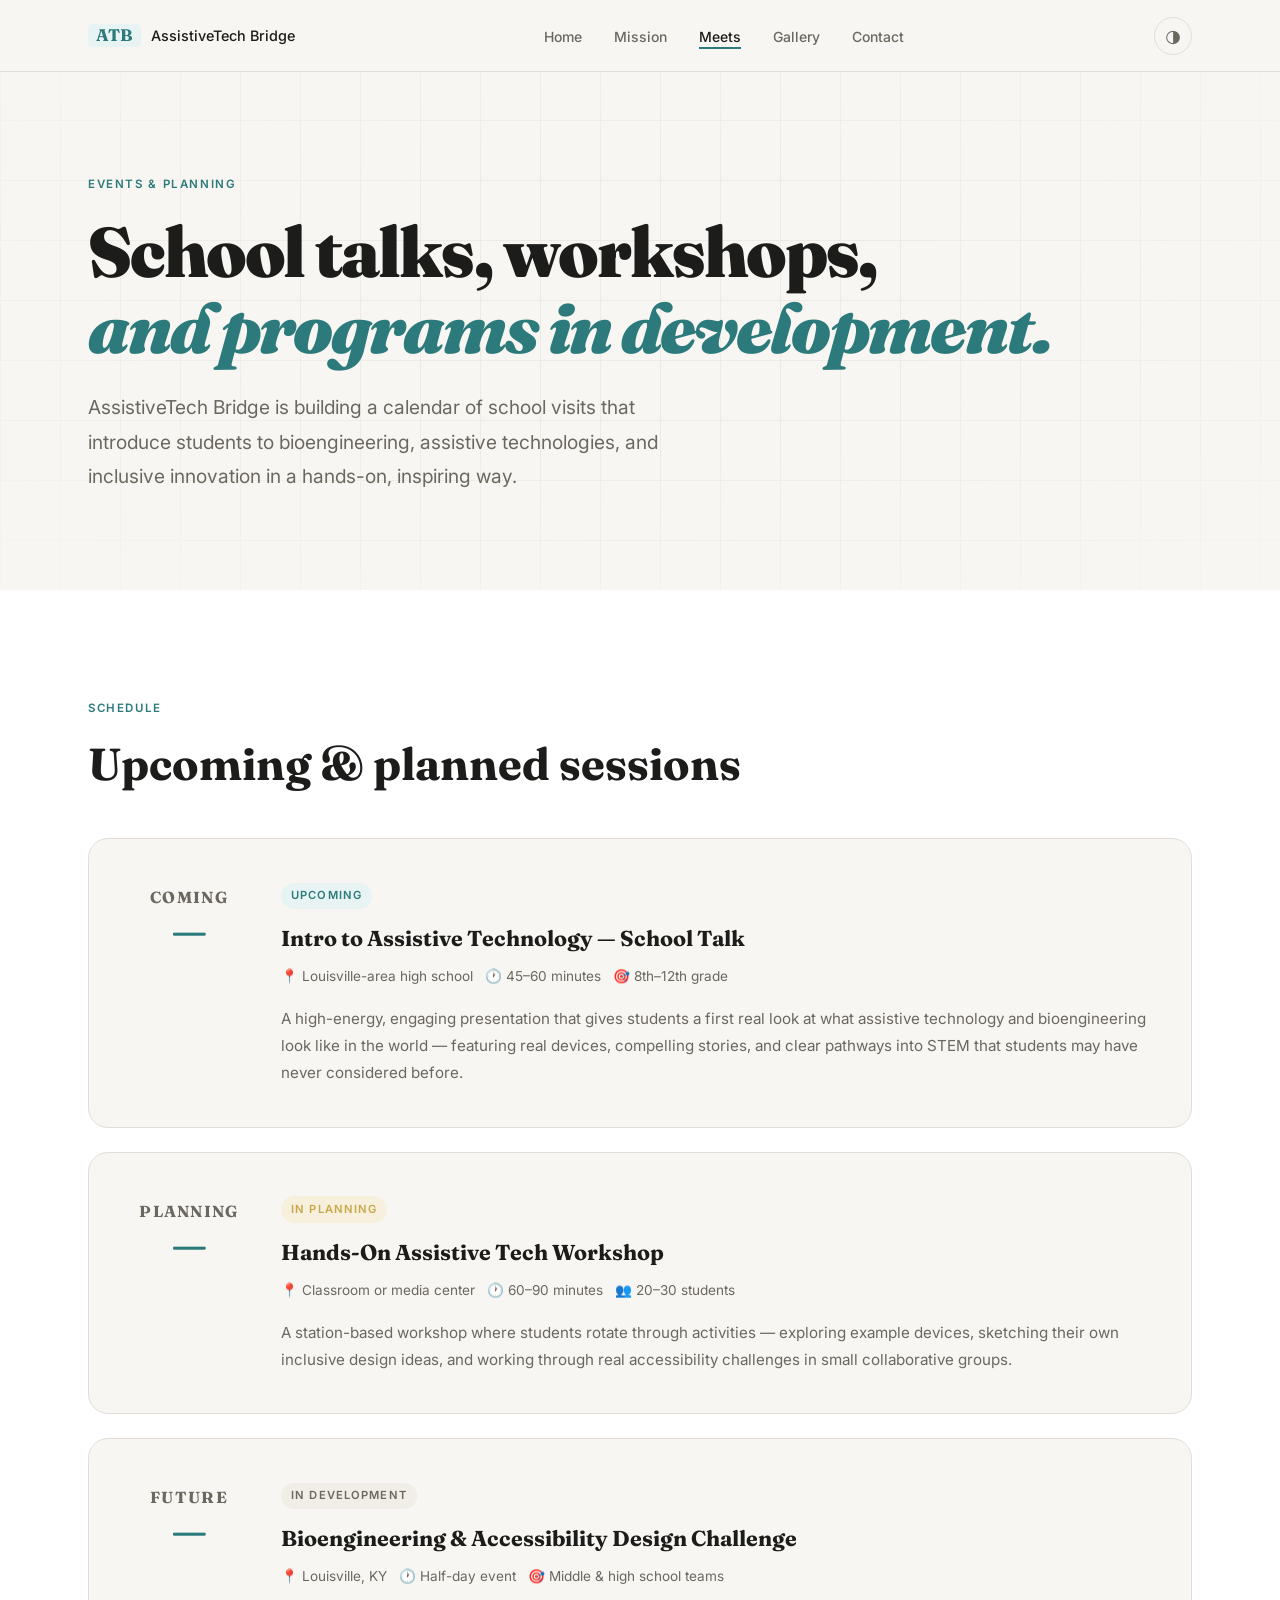
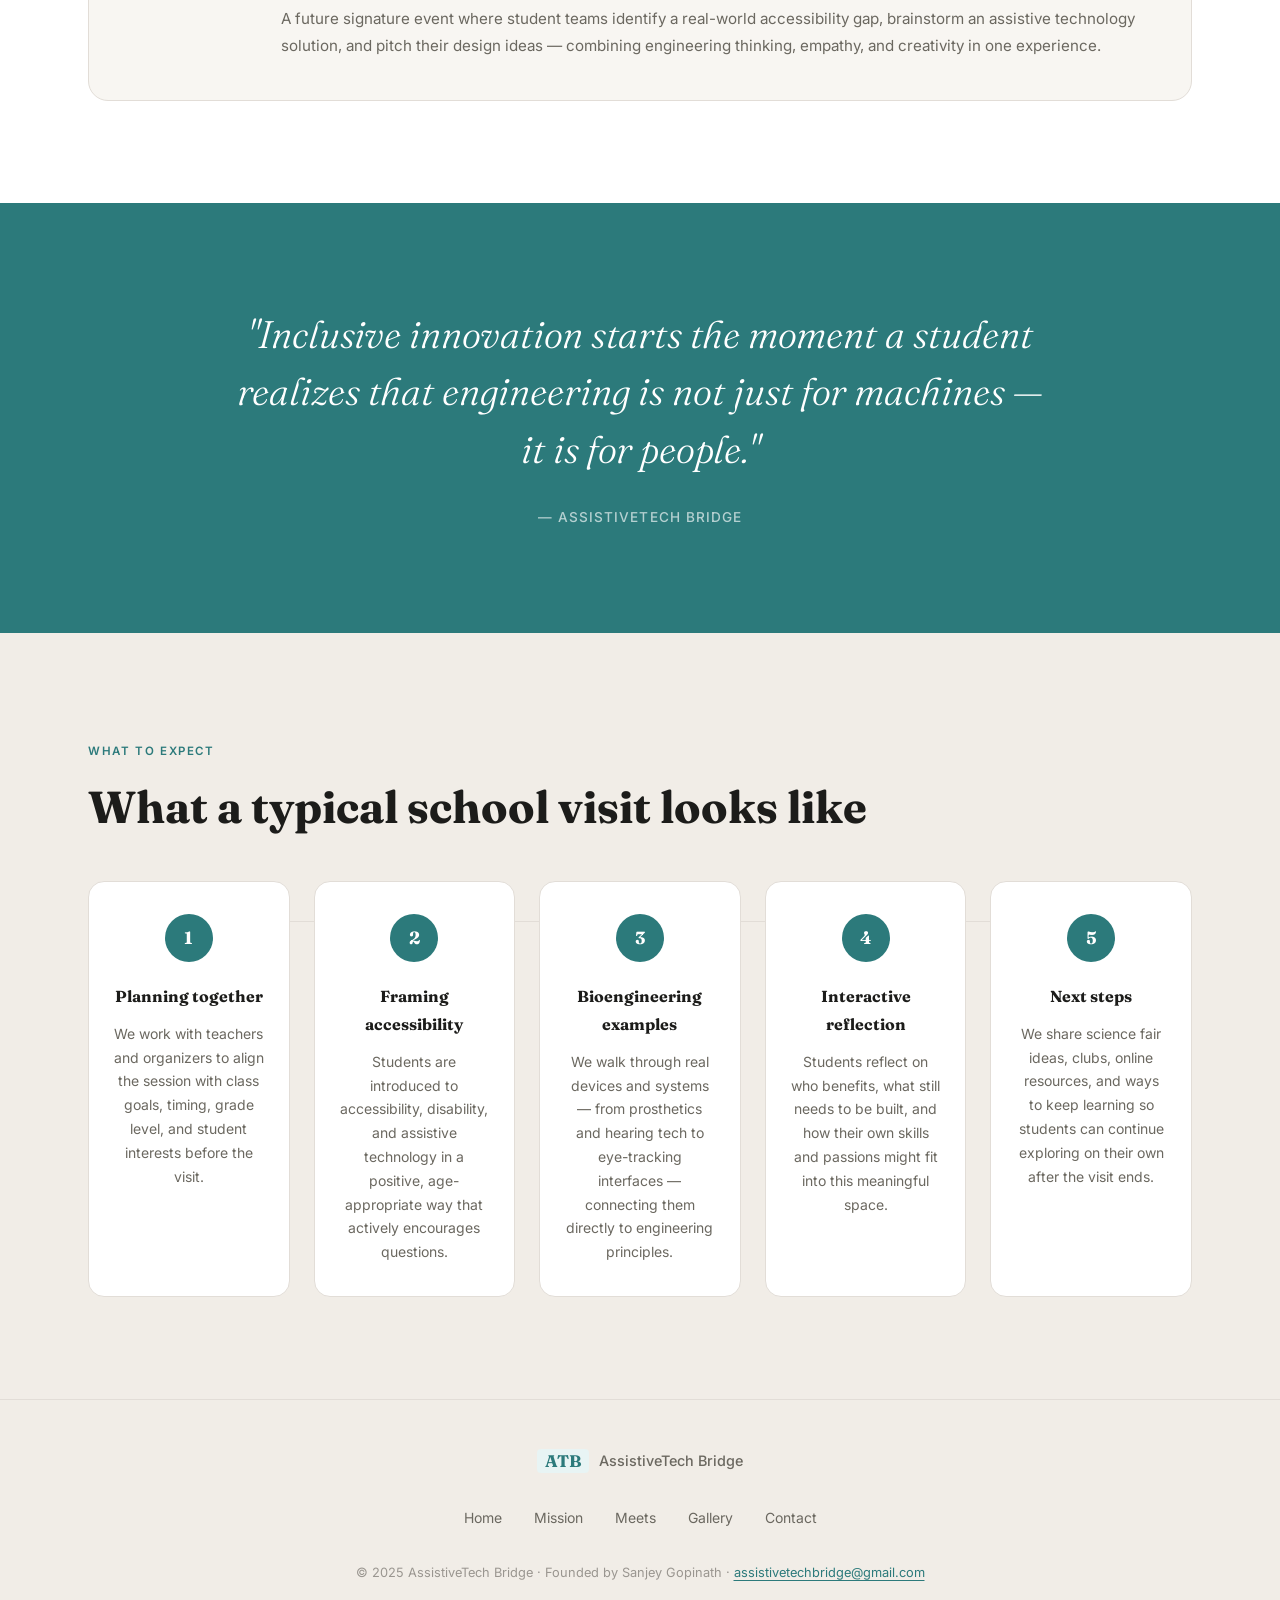
<file: meets.html>
<!DOCTYPE html>
<html lang="en">
<head>
<meta charset="UTF-8"/>
<meta name="viewport" content="width=device-width, initial-scale=1.0"/>
<title>Meets &amp; Events — AssistiveTech Bridge</title>
<link rel="preconnect" href="https://fonts.googleapis.com"/>
<link rel="preconnect" href="https://fonts.gstatic.com" crossorigin/>
<link href="https://fonts.googleapis.com/css2?family=Inter:wght@300;400;500;600&family=Fraunces:ital,wght@0,300;0,700;0,900;1,300;1,700&display=swap" rel="stylesheet"/>
<style>
:root{--bg:#f8f6f2;--bg2:#f1ede7;--surface:#ffffff;--text:#1c1c1a;--muted:#6b6860;--light:#9a9690;--accent:#2c7a7b;--accent-l:#e8f4f4;--accent-h:#235f60;--gold:#c9a84c;--gold-l:#f7f0dc;--border:#e2ddd7;--serif:'Fraunces',Georgia,serif;--sans:'Inter',system-ui,sans-serif;--hh:72px}
body.dark{--bg:#141412;--bg2:#1c1c1a;--surface:#212120;--text:#f0ede8;--muted:#9a9690;--light:#6b6860;--accent:#3d9fa0;--accent-l:#1a2e2e;--accent-h:#52b8b9;--gold:#d4a84c;--gold-l:#2a2416;--border:#2e2e2c}
*,*::before,*::after{box-sizing:border-box;margin:0;padding:0}
html{scroll-behavior:smooth}
body{font-family:var(--sans);background:var(--bg);color:var(--text);line-height:1.75;-webkit-font-smoothing:antialiased;overflow-x:hidden;transition:background .5s,color .5s}
a{color:inherit;text-decoration:none}
ul{list-style:none}
button{cursor:pointer;border:none;background:none;font-family:inherit}
.container{max-width:1200px;margin:0 auto;padding:0 clamp(1.25rem,5vw,3rem)}
.btn{display:inline-flex;align-items:center;justify-content:center;font-size:.9rem;font-weight:500;padding:.85em 2em;border-radius:9999px;border:1.5px solid transparent;transition:all .3s cubic-bezier(.4,0,.2,1);cursor:pointer;text-decoration:none}
.btn-primary{background:var(--accent);color:#fff;border-color:var(--accent)}
.btn-primary:hover{background:var(--accent-h);transform:translateY(-2px);box-shadow:0 8px 24px rgba(44,122,123,.3)}

/* HEADER */
.site-header{position:fixed;top:0;left:0;right:0;z-index:1000;height:var(--hh);background:rgba(248,246,242,.92);backdrop-filter:blur(18px);border-bottom:1px solid var(--border);transition:background .5s,box-shadow .3s,border-color .5s}
body.dark .site-header{background:rgba(20,20,18,.92)}
.site-header.scrolled{box-shadow:0 4px 24px rgba(0,0,0,.08)}
.header-inner{height:100%;display:flex;align-items:center;justify-content:space-between;gap:1.5rem}
.logo{display:flex;align-items:center;gap:.625rem;transition:opacity .2s}
.logo:hover{opacity:.7}
.logo-mark{font-family:var(--serif);font-weight:700;font-size:1.05rem;color:var(--accent);background:var(--accent-l);padding:.2em .5em;border-radius:4px;line-height:1;transition:background .5s,color .5s}
.logo-name{font-size:.9rem;font-weight:500;color:var(--text);transition:color .5s}
.main-nav ul{display:flex;align-items:center;gap:2rem}
.nav-link{font-size:.875rem;font-weight:500;color:var(--muted);position:relative;padding-bottom:2px;transition:color .2s}
.nav-link::after{content:'';position:absolute;bottom:-2px;left:0;width:0;height:1.5px;background:var(--accent);transition:width .3s}
.nav-link:hover,.nav-link.active{color:var(--text)}
.nav-link:hover::after,.nav-link.active::after{width:100%}
.header-actions{display:flex;align-items:center;gap:1rem}
.dark-mode-toggle{width:38px;height:38px;border-radius:9999px;display:flex;align-items:center;justify-content:center;font-size:1.1rem;color:var(--muted);border:1px solid var(--border);transition:all .2s}
.dark-mode-toggle:hover{background:var(--bg2);color:var(--text)}
.nav-toggle{display:none;flex-direction:column;gap:5px;width:38px;height:38px;padding:8px;justify-content:center}
.nav-toggle span{display:block;width:100%;height:1.5px;background:var(--text);border-radius:2px;transition:transform .3s,opacity .3s;transform-origin:center}
.nav-toggle.open span:nth-child(1){transform:translateY(6.5px) rotate(45deg)}
.nav-toggle.open span:nth-child(2){opacity:0;transform:scaleX(0)}
.nav-toggle.open span:nth-child(3){transform:translateY(-6.5px) rotate(-45deg)}
.mobile-menu{position:fixed;inset:0;z-index:999;background:var(--surface);display:flex;align-items:center;justify-content:center;opacity:0;pointer-events:none;transform:translateY(-12px);transition:opacity .35s,transform .35s}
.mobile-menu.open{opacity:1;pointer-events:all;transform:translateY(0)}
.mobile-menu ul{display:flex;flex-direction:column;align-items:center;gap:2.5rem}
.mobile-link{font-family:var(--serif);font-size:clamp(2.2rem,7vw,3.5rem);font-weight:700;color:var(--text);transition:color .2s}
.mobile-link:hover{color:var(--accent)}

/* PAGE HERO */
.page-hero{position:relative;padding-top:calc(var(--hh) + 6rem);padding-bottom:6rem;overflow:hidden;background:var(--bg)}
.hero-bg-grid{position:absolute;inset:0;background-image:linear-gradient(var(--border) 1px,transparent 1px),linear-gradient(90deg,var(--border) 1px,transparent 1px);background-size:60px 60px;opacity:.45;mask-image:radial-gradient(ellipse 80% 80% at 50% 50%,black 30%,transparent 100%);-webkit-mask-image:radial-gradient(ellipse 80% 80% at 50% 50%,black 30%,transparent 100%)}
.page-hero .container{position:relative;z-index:1}
.section-label{display:inline-block;font-size:.72rem;font-weight:600;letter-spacing:.14em;text-transform:uppercase;color:var(--accent);margin-bottom:1.25rem}
.page-hero-heading{font-family:var(--serif);font-size:clamp(2.6rem,5.5vw,4.8rem);font-weight:900;line-height:1.08;letter-spacing:-.03em;color:var(--text);margin-bottom:1.5rem}
.page-hero-heading em{font-style:italic;color:var(--accent)}
.page-hero-sub{font-size:clamp(1rem,1.8vw,1.2rem);color:var(--muted);max-width:600px;line-height:1.8}
.section-pad{padding:clamp(4rem,8vw,7rem) 0}
.section-heading{font-family:var(--serif);font-size:clamp(1.8rem,3.5vw,2.8rem);font-weight:700;line-height:1.15;color:var(--text);margin-bottom:1.5rem}

/* EVENTS */
.events-section{background:var(--surface)}
.events-list{display:flex;flex-direction:column;gap:1.5rem;margin-top:3rem}
.event-item{display:grid;grid-template-columns:120px 1fr;gap:2rem;align-items:start;background:var(--bg);border:1px solid var(--border);border-radius:20px;padding:2.5rem;transition:transform .3s,box-shadow .3s,border-color .3s}
.event-item:hover{transform:translateY(-4px);box-shadow:0 12px 40px rgba(0,0,0,.08);border-color:var(--accent)}
.event-date-block{text-align:center;padding-top:.25rem}
.event-month{display:block;font-family:var(--serif);font-size:1rem;font-weight:700;color:var(--muted);text-transform:uppercase;letter-spacing:.08em}
.event-day{display:block;font-family:var(--serif);font-size:2.5rem;font-weight:900;color:var(--accent);line-height:1}
.event-badge{display:inline-block;font-size:.7rem;font-weight:600;letter-spacing:.1em;text-transform:uppercase;padding:.3em .9em;border-radius:9999px;margin-bottom:1rem}
.event-badge--upcoming{background:var(--accent-l);color:var(--accent)}
.event-badge--planning{background:var(--gold-l);color:var(--gold)}
.event-badge--future{background:var(--bg2);color:var(--muted)}
.event-title{font-family:var(--serif);font-size:1.35rem;font-weight:700;color:var(--text);margin-bottom:.75rem;line-height:1.3}
.event-meta{display:flex;flex-wrap:wrap;gap:.75rem;margin-bottom:1rem}
.event-meta span{font-size:.85rem;color:var(--muted);display:flex;align-items:center;gap:.35rem}
.event-desc{font-size:.95rem;color:var(--muted);line-height:1.8}

/* VISIT STEPS */
.visit-section{background:var(--bg2)}
.visit-steps{display:grid;grid-template-columns:repeat(5,1fr);gap:1.5rem;margin-top:3rem;position:relative}
.visit-steps::before{content:'';position:absolute;top:2.5rem;left:calc(10% + 1rem);right:calc(10% + 1rem);height:1px;background:var(--border);z-index:0}
.visit-step{background:var(--surface);border:1px solid var(--border);border-radius:16px;padding:2rem 1.5rem;text-align:center;transition:transform .3s,box-shadow .3s;position:relative;z-index:1}
.visit-step:hover{transform:translateY(-4px);box-shadow:0 12px 40px rgba(0,0,0,.08)}
.step-num{width:48px;height:48px;background:var(--accent);color:#fff;border-radius:9999px;display:flex;align-items:center;justify-content:center;font-family:var(--serif);font-weight:700;font-size:1.1rem;margin:0 auto 1.25rem}
.visit-step h3{font-family:var(--serif);font-size:1rem;font-weight:700;color:var(--text);margin-bottom:.75rem}
.visit-step p{font-size:.875rem;color:var(--muted);line-height:1.7}

/* QUOTE */
.quote-section{background:var(--accent);padding:clamp(4rem,8vw,7rem) 0}
.pull-quote{max-width:820px;margin:0 auto;text-align:center}
.pull-quote p{font-family:var(--serif);font-size:clamp(1.5rem,3vw,2.4rem);font-weight:300;font-style:italic;color:#fff;line-height:1.5;margin-bottom:1.5rem}
.pull-quote cite{font-size:.85rem;font-style:normal;font-weight:500;letter-spacing:.08em;text-transform:uppercase;color:rgba(255,255,255,.65)}

/* FOOTER */
.site-footer{background:var(--bg2);border-top:1px solid var(--border);padding:3rem 0;transition:background .5s,border-color .5s}
.footer-inner{display:flex;flex-direction:column;align-items:center;gap:2rem;text-align:center}
.footer-brand{display:flex;align-items:center;gap:.625rem}
.footer-tagline{font-size:.9rem;font-weight:500;color:var(--muted)}
.footer-nav{display:flex;gap:2rem;flex-wrap:wrap;justify-content:center}
.footer-nav a{font-size:.875rem;color:var(--muted);transition:color .2s}
.footer-nav a:hover{color:var(--accent)}
.footer-copy{font-size:.8rem;color:var(--light);line-height:1.7}
.footer-copy a{color:var(--accent);text-decoration:underline;text-underline-offset:3px}

/* REVEAL */
.reveal-up{opacity:0;transform:translateY(32px);transition:opacity .75s cubic-bezier(.4,0,.2,1),transform .75s cubic-bezier(.4,0,.2,1)}
.reveal-up.visible{opacity:1;transform:translateY(0)}
.reveal-section .event-item,.reveal-section .visit-step{opacity:0;transform:translateY(24px);transition:opacity .7s cubic-bezier(.4,0,.2,1),transform .7s cubic-bezier(.4,0,.2,1)}
.reveal-section.visible .event-item,.reveal-section.visible .visit-step{opacity:1;transform:translateY(0)}
.reveal-section .event-item:nth-child(2),.reveal-section .visit-step:nth-child(2){transition-delay:.1s}
.reveal-section .event-item:nth-child(3),.reveal-section .visit-step:nth-child(3){transition-delay:.2s}
.reveal-section .visit-step:nth-child(4){transition-delay:.3s}
.reveal-section .visit-step:nth-child(5){transition-delay:.4s}

@media(max-width:900px){
  .visit-steps{grid-template-columns:1fr 1fr}
  .visit-steps::before{display:none}
}
@media(max-width:860px){
  .main-nav{display:none}
  .nav-toggle{display:flex}
  .event-item{grid-template-columns:1fr}
}
@media(max-width:560px){
  .visit-steps{grid-template-columns:1fr}
  .logo-name{display:none}
}
</style>
</head>
<body>

<header class="site-header" id="site-header">
  <div class="container header-inner">
    <a href="index.html" class="logo">
      <span class="logo-mark">ATB</span>
      <span class="logo-name">AssistiveTech Bridge</span>
    </a>
    <nav class="main-nav">
      <ul>
        <li><a href="index.html" class="nav-link">Home</a></li>
        <li><a href="mission.html" class="nav-link">Mission</a></li>
        <li><a href="meets.html" class="nav-link active">Meets</a></li>
        <li><a href="gallery.html" class="nav-link">Gallery</a></li>
        <li><a href="contact.html" class="nav-link">Contact</a></li>
      </ul>
    </nav>
    <div class="header-actions">
      <button class="dark-mode-toggle" id="darkToggle" aria-label="Toggle dark mode">◑</button>
      <button class="nav-toggle" id="navToggle" aria-label="Open menu" aria-expanded="false">
        <span></span><span></span><span></span>
      </button>
    </div>
  </div>
</header>

<div class="mobile-menu" id="mobileMenu">
  <nav>
    <ul>
      <li><a href="index.html" class="mobile-link">Home</a></li>
      <li><a href="mission.html" class="mobile-link">Mission</a></li>
      <li><a href="meets.html" class="mobile-link">Meets</a></li>
      <li><a href="gallery.html" class="mobile-link">Gallery</a></li>
      <li><a href="contact.html" class="mobile-link">Contact</a></li>
    </ul>
  </nav>
</div>

<main>

  <!-- HERO -->
  <section class="page-hero">
    <div class="hero-bg-grid" aria-hidden="true"></div>
    <div class="container">
      <span class="section-label reveal-up">Events &amp; Planning</span>
      <h1 class="page-hero-heading reveal-up">
        School talks, workshops,<br><em>and programs in development.</em>
      </h1>
      <p class="page-hero-sub reveal-up">
        AssistiveTech Bridge is building a calendar of school visits that introduce students to bioengineering, assistive technologies, and inclusive innovation in a hands-on, inspiring way.
      </p>
    </div>
  </section>

  <!-- EVENTS -->
  <section class="events-section section-pad reveal-section">
    <div class="container">
      <span class="section-label">Schedule</span>
      <h2 class="section-heading">Upcoming &amp; planned sessions</h2>
      <div class="events-list">

        <article class="event-item">
          <div class="event-date-block">
            <span class="event-month">Coming</span>
            <span class="event-day">—</span>
          </div>
          <div class="event-details">
            <div class="event-badge event-badge--upcoming">Upcoming</div>
            <h3 class="event-title">Intro to Assistive Technology — School Talk</h3>
            <p class="event-meta">
              <span>📍 Louisville-area high school</span>
              <span>🕐 45–60 minutes</span>
              <span>🎯 8th–12th grade</span>
            </p>
            <p class="event-desc">
              A high-energy, engaging presentation that gives students a first real look at what assistive technology and bioengineering look like in the world — featuring real devices, compelling stories, and clear pathways into STEM that students may have never considered before.
            </p>
          </div>
        </article>

        <article class="event-item">
          <div class="event-date-block">
            <span class="event-month">Planning</span>
            <span class="event-day">—</span>
          </div>
          <div class="event-details">
            <div class="event-badge event-badge--planning">In planning</div>
            <h3 class="event-title">Hands-On Assistive Tech Workshop</h3>
            <p class="event-meta">
              <span>📍 Classroom or media center</span>
              <span>🕐 60–90 minutes</span>
              <span>👥 20–30 students</span>
            </p>
            <p class="event-desc">
              A station-based workshop where students rotate through activities — exploring example devices, sketching their own inclusive design ideas, and working through real accessibility challenges in small collaborative groups.
            </p>
          </div>
        </article>

        <article class="event-item">
          <div class="event-date-block">
            <span class="event-month">Future</span>
            <span class="event-day">—</span>
          </div>
          <div class="event-details">
            <div class="event-badge event-badge--future">In development</div>
            <h3 class="event-title">Bioengineering &amp; Accessibility Design Challenge</h3>
            <p class="event-meta">
              <span>📍 Louisville, KY</span>
              <span>🕐 Half-day event</span>
              <span>🎯 Middle &amp; high school teams</span>
            </p>
            <p class="event-desc">
              A future signature event where student teams identify a real-world accessibility gap, brainstorm an assistive technology solution, and pitch their design ideas — combining engineering thinking, empathy, and creativity in one experience.
            </p>
          </div>
        </article>

      </div>
    </div>
  </section>

  <!-- QUOTE -->
  <section class="quote-section reveal-section">
    <div class="container">
      <blockquote class="pull-quote">
        <p>"Inclusive innovation starts the moment a student realizes that engineering is not just for machines — it is for people."</p>
        <cite>— AssistiveTech Bridge</cite>
      </blockquote>
    </div>
  </section>

  <!-- VISIT STEPS -->
  <section class="visit-section section-pad reveal-section">
    <div class="container">
      <span class="section-label">What to expect</span>
      <h2 class="section-heading">What a typical school visit looks like</h2>
      <div class="visit-steps">
        <div class="visit-step">
          <div class="step-num">1</div>
          <h3>Planning together</h3>
          <p>We work with teachers and organizers to align the session with class goals, timing, grade level, and student interests before the visit.</p>
        </div>
        <div class="visit-step">
          <div class="step-num">2</div>
          <h3>Framing accessibility</h3>
          <p>Students are introduced to accessibility, disability, and assistive technology in a positive, age-appropriate way that actively encourages questions.</p>
        </div>
        <div class="visit-step">
          <div class="step-num">3</div>
          <h3>Bioengineering examples</h3>
          <p>We walk through real devices and systems — from prosthetics and hearing tech to eye-tracking interfaces — connecting them directly to engineering principles.</p>
        </div>
        <div class="visit-step">
          <div class="step-num">4</div>
          <h3>Interactive reflection</h3>
          <p>Students reflect on who benefits, what still needs to be built, and how their own skills and passions might fit into this meaningful space.</p>
        </div>
        <div class="visit-step">
          <div class="step-num">5</div>
          <h3>Next steps</h3>
          <p>We share science fair ideas, clubs, online resources, and ways to keep learning so students can continue exploring on their own after the visit ends.</p>
        </div>
      </div>
    </div>
  </section>

</main>

<footer class="site-footer">
  <div class="container footer-inner">
    <div class="footer-brand">
      <span class="logo-mark">ATB</span>
      <span class="footer-tagline">AssistiveTech Bridge</span>
    </div>
    <nav class="footer-nav">
      <a href="index.html">Home</a>
      <a href="mission.html">Mission</a>
      <a href="meets.html">Meets</a>
      <a href="gallery.html">Gallery</a>
      <a href="contact.html">Contact</a>
    </nav>
    <p class="footer-copy">© 2025 AssistiveTech Bridge · Founded by Sanjey Gopinath · <a href="mailto:assistivetechbridge@gmail.com">assistivetechbridge@gmail.com</a></p>
  </div>
</footer>

<script>
const saved = localStorage.getItem('atb-dark');
const prefersDark = window.matchMedia('(prefers-color-scheme: dark)').matches;
if (saved === 'true' || (saved === null && prefersDark)) document.body.classList.add('dark');
document.getElementById('darkToggle').addEventListener('click', () => {
  document.body.classList.toggle('dark');
  localStorage.setItem('atb-dark', document.body.classList.contains('dark'));
});
window.addEventListener('scroll', () => {
  document.getElementById('site-header').classList.toggle('scrolled', window.scrollY > 20);
}, {passive: true});
const navToggle = document.getElementById('navToggle');
const mobileMenu = document.getElementById('mobileMenu');
let menuOpen = false;
navToggle.addEventListener('click', () => {
  menuOpen = !menuOpen;
  navToggle.classList.toggle('open', menuOpen);
  mobileMenu.classList.toggle('open', menuOpen);
  navToggle.setAttribute('aria-expanded', menuOpen);
  document.body.style.overflow = menuOpen ? 'hidden' : '';
});
mobileMenu.querySelectorAll('.mobile-link').forEach(l => l.addEventListener('click', () => {
  menuOpen = false; navToggle.classList.remove('open'); mobileMenu.classList.remove('open');
  document.body.style.overflow = '';
}));
document.addEventListener('keydown', e => { if (e.key === 'Escape' && menuOpen) navToggle.click(); });
const observer = new IntersectionObserver((entries) => {
  entries.forEach(entry => {
    if (entry.isIntersecting) { entry.target.classList.add('visible'); observer.unobserve(entry.target); }
  });
}, { threshold: 0.08, rootMargin: '0px 0px -40px 0px' });
document.querySelectorAll('.reveal-up, .reveal-section').forEach(el => observer.observe(el));
</script>
</body>
</html>
</file>
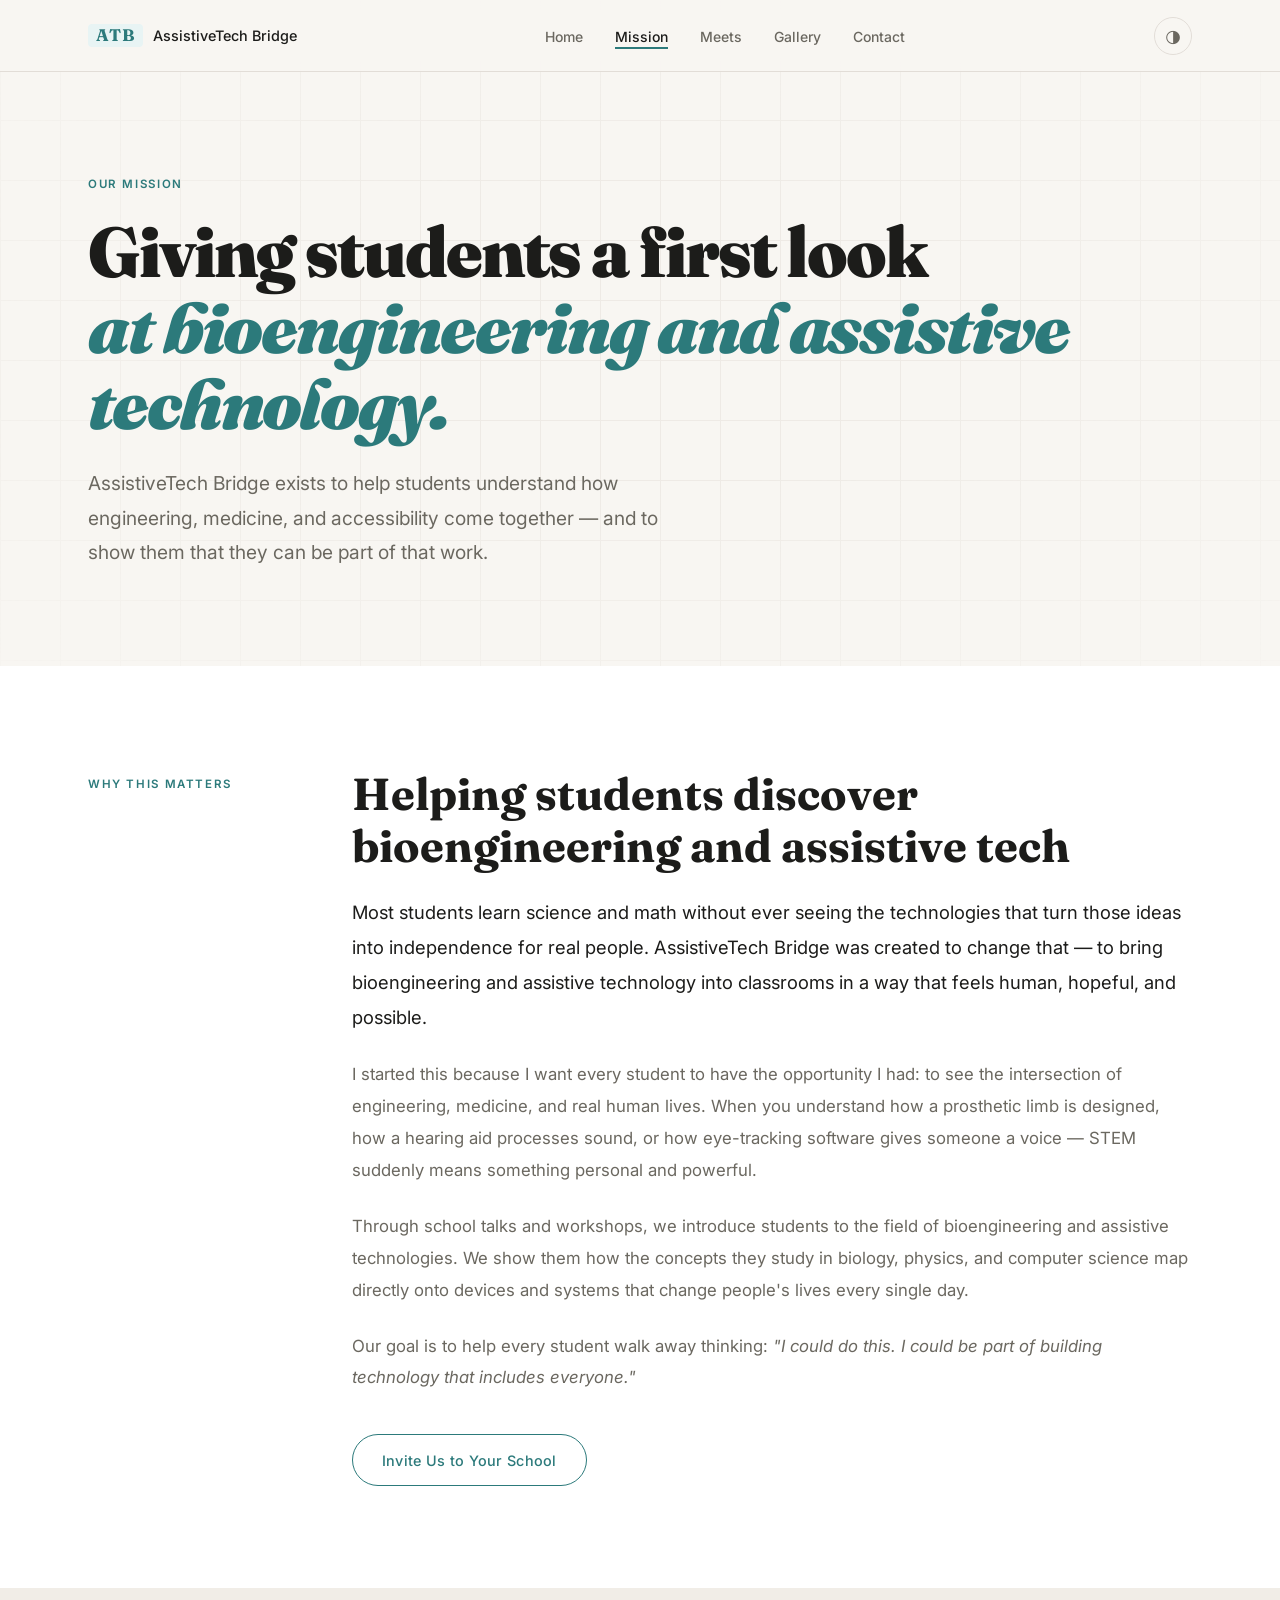
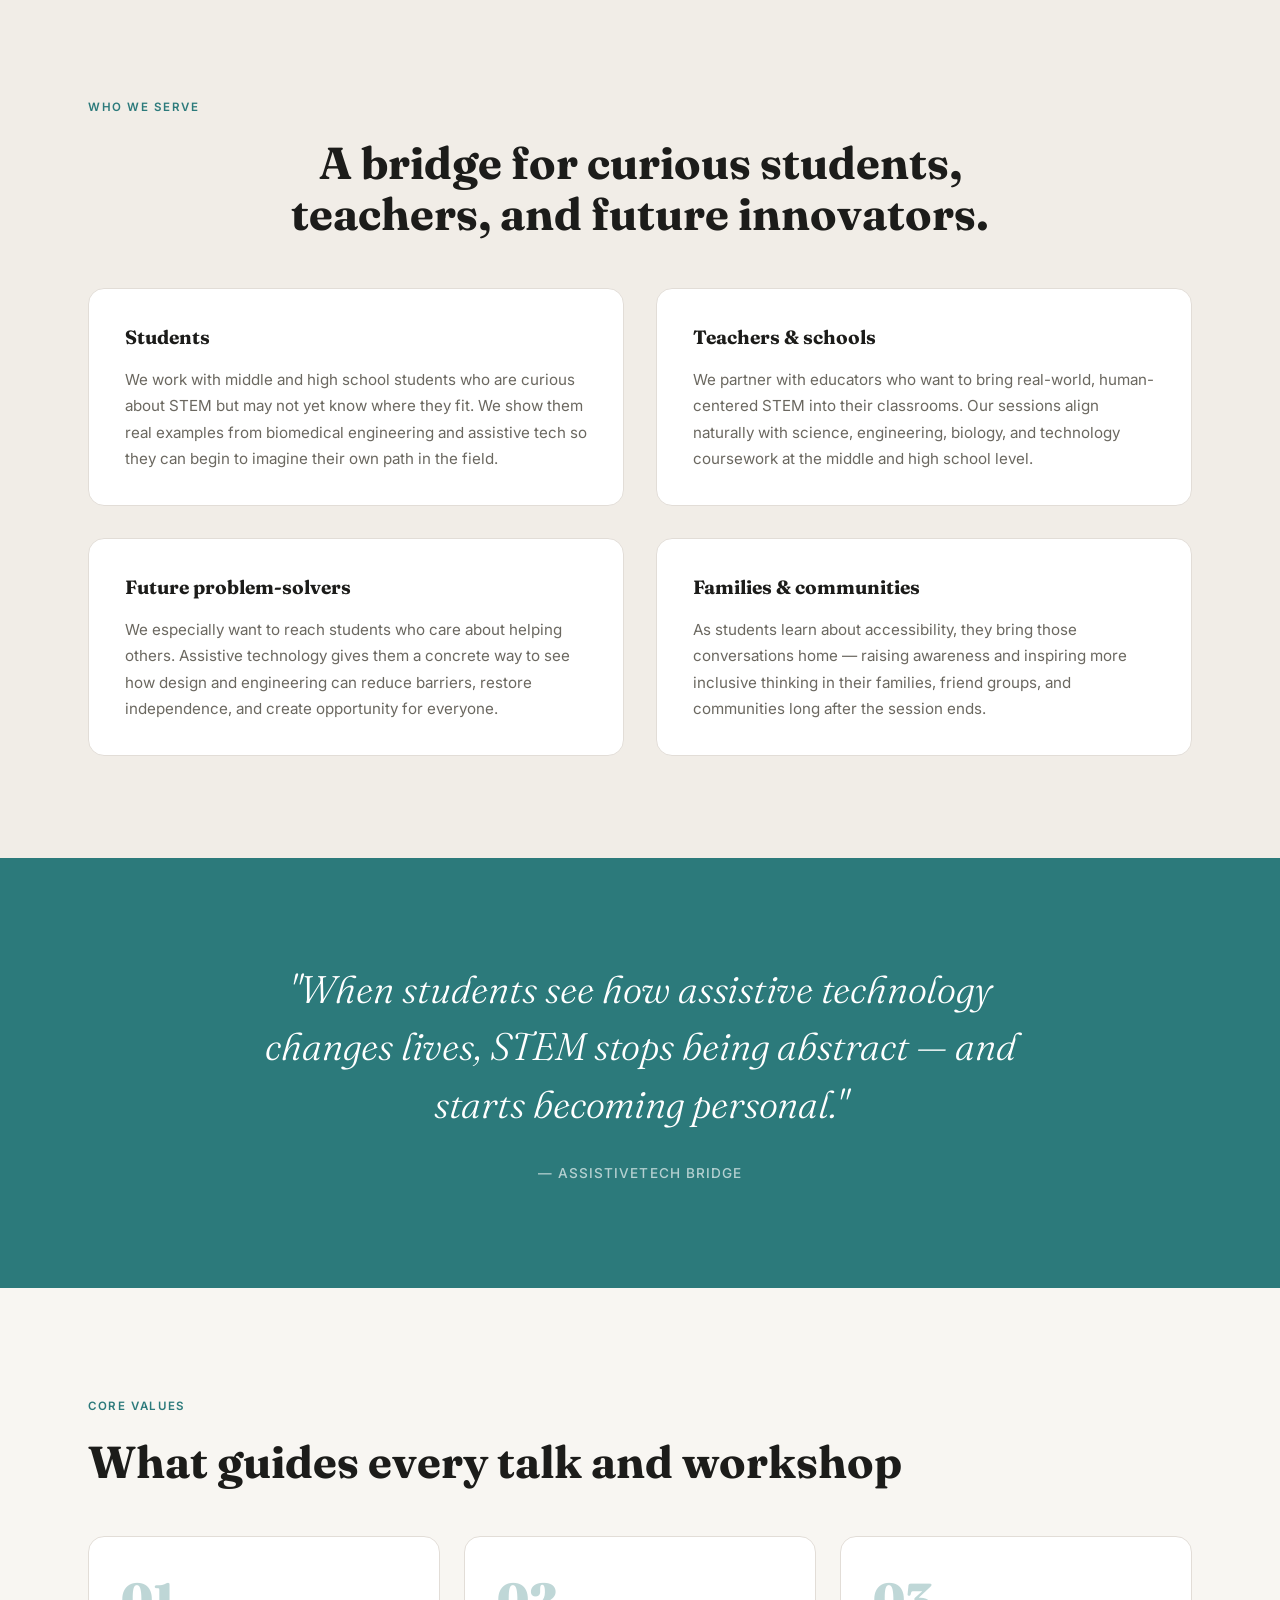
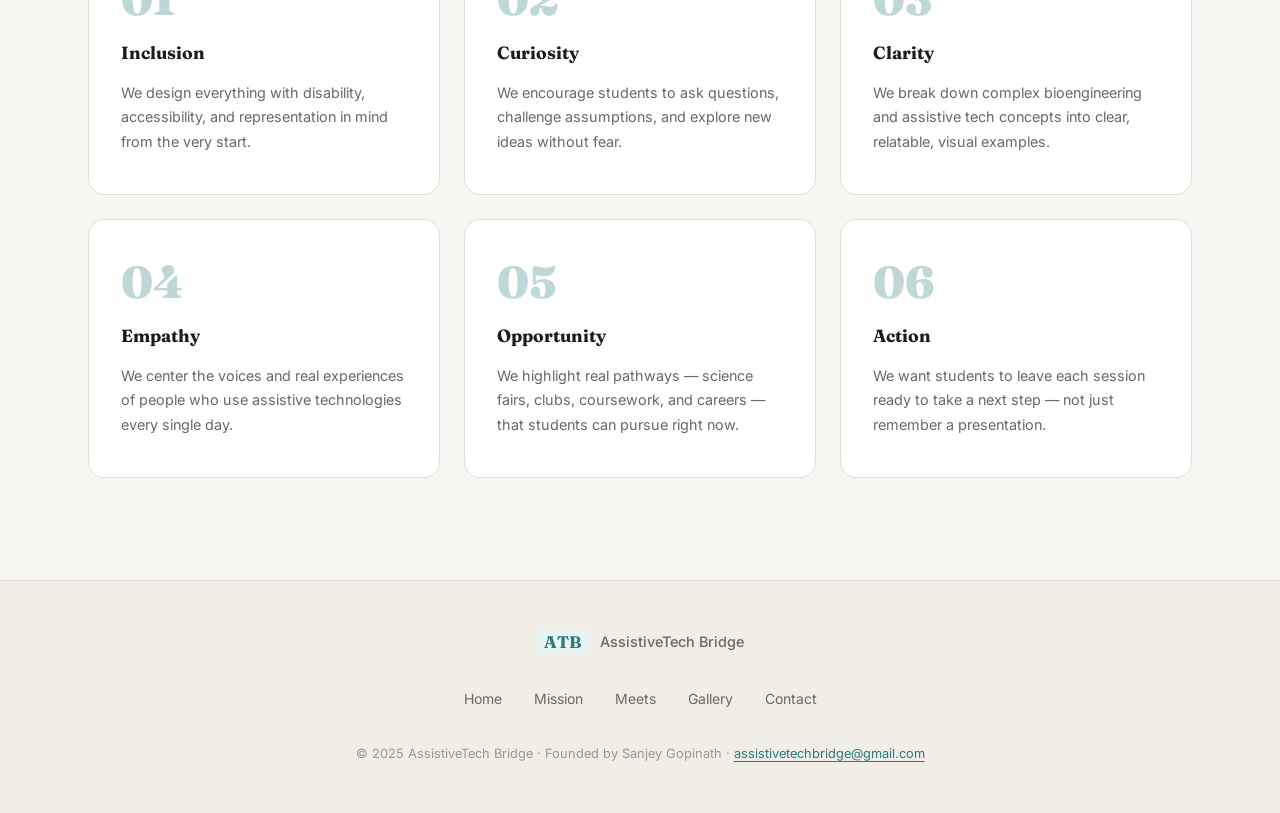
<file: mission.html>
<!DOCTYPE html>
<html lang="en">
<head>
<meta charset="UTF-8"/>
<meta name="viewport" content="width=device-width, initial-scale=1.0"/>
<title>Mission — AssistiveTech Bridge</title>
<link rel="preconnect" href="https://fonts.googleapis.com"/>
<link rel="preconnect" href="https://fonts.gstatic.com" crossorigin/>
<link href="https://fonts.googleapis.com/css2?family=Inter:wght@300;400;500;600&family=Fraunces:ital,wght@0,300;0,700;0,900;1,300;1,700&display=swap" rel="stylesheet"/>
<style>
:root{--bg:#f8f6f2;--bg2:#f1ede7;--surface:#ffffff;--text:#1c1c1a;--muted:#6b6860;--light:#9a9690;--accent:#2c7a7b;--accent-l:#e8f4f4;--accent-h:#235f60;--gold:#c9a84c;--gold-l:#f7f0dc;--border:#e2ddd7;--serif:'Fraunces',Georgia,serif;--sans:'Inter',system-ui,sans-serif;--hh:72px}
body.dark{--bg:#141412;--bg2:#1c1c1a;--surface:#212120;--text:#f0ede8;--muted:#9a9690;--light:#6b6860;--accent:#3d9fa0;--accent-l:#1a2e2e;--accent-h:#52b8b9;--gold:#d4a84c;--gold-l:#2a2416;--border:#2e2e2c}
*,*::before,*::after{box-sizing:border-box;margin:0;padding:0}
html{scroll-behavior:smooth}
body{font-family:var(--sans);background:var(--bg);color:var(--text);line-height:1.75;-webkit-font-smoothing:antialiased;overflow-x:hidden;transition:background .5s,color .5s}
a{color:inherit;text-decoration:none}
ul{list-style:none}
button{cursor:pointer;border:none;background:none;font-family:inherit}

/* CONTAINER */
.container{max-width:1200px;margin:0 auto;padding:0 clamp(1.25rem,5vw,3rem)}

/* BUTTONS */
.btn{display:inline-flex;align-items:center;justify-content:center;font-size:.9rem;font-weight:500;letter-spacing:.02em;padding:.85em 2em;border-radius:9999px;border:1.5px solid transparent;transition:all .3s cubic-bezier(.4,0,.2,1);cursor:pointer;text-decoration:none;white-space:nowrap}
.btn-primary{background:var(--accent);color:#fff;border-color:var(--accent)}
.btn-primary:hover{background:var(--accent-h);border-color:var(--accent-h);transform:translateY(-2px);box-shadow:0 8px 24px rgba(44,122,123,.3)}
.btn-outline{background:transparent;color:var(--accent);border-color:var(--accent)}
.btn-outline:hover{background:var(--accent-l);transform:translateY(-2px)}

/* HEADER */
.site-header{position:fixed;top:0;left:0;right:0;z-index:1000;height:var(--hh);background:rgba(248,246,242,.92);backdrop-filter:blur(18px);border-bottom:1px solid var(--border);transition:background .5s,box-shadow .3s,border-color .5s}
body.dark .site-header{background:rgba(20,20,18,.92)}
.site-header.scrolled{box-shadow:0 4px 24px rgba(0,0,0,.08)}
.header-inner{height:100%;display:flex;align-items:center;justify-content:space-between;gap:1.5rem}
.logo{display:flex;align-items:center;gap:.625rem;transition:opacity .2s}
.logo:hover{opacity:.7}
.logo-mark{font-family:var(--serif);font-weight:700;font-size:1.05rem;color:var(--accent);background:var(--accent-l);padding:.2em .5em;border-radius:4px;line-height:1;letter-spacing:.04em;transition:background .5s,color .5s}
.logo-name{font-size:.9rem;font-weight:500;color:var(--text);transition:color .5s}
.main-nav ul{display:flex;align-items:center;gap:2rem}
.nav-link{font-size:.875rem;font-weight:500;color:var(--muted);position:relative;padding-bottom:2px;transition:color .2s}
.nav-link::after{content:'';position:absolute;bottom:-2px;left:0;width:0;height:1.5px;background:var(--accent);transition:width .3s}
.nav-link:hover,.nav-link.active{color:var(--text)}
.nav-link:hover::after,.nav-link.active::after{width:100%}
.header-actions{display:flex;align-items:center;gap:1rem}
.dark-mode-toggle{width:38px;height:38px;border-radius:9999px;display:flex;align-items:center;justify-content:center;font-size:1.1rem;color:var(--muted);border:1px solid var(--border);transition:all .2s}
.dark-mode-toggle:hover{background:var(--bg2);color:var(--text)}
.nav-toggle{display:none;flex-direction:column;gap:5px;width:38px;height:38px;border-radius:4px;padding:8px;justify-content:center}
.nav-toggle span{display:block;width:100%;height:1.5px;background:var(--text);border-radius:2px;transition:transform .3s,opacity .3s;transform-origin:center}
.nav-toggle.open span:nth-child(1){transform:translateY(6.5px) rotate(45deg)}
.nav-toggle.open span:nth-child(2){opacity:0;transform:scaleX(0)}
.nav-toggle.open span:nth-child(3){transform:translateY(-6.5px) rotate(-45deg)}

/* MOBILE MENU */
.mobile-menu{position:fixed;inset:0;z-index:999;background:var(--surface);display:flex;align-items:center;justify-content:center;opacity:0;pointer-events:none;transform:translateY(-12px);transition:opacity .35s cubic-bezier(.4,0,.2,1),transform .35s cubic-bezier(.4,0,.2,1)}
.mobile-menu.open{opacity:1;pointer-events:all;transform:translateY(0)}
.mobile-menu ul{display:flex;flex-direction:column;align-items:center;gap:2.5rem}
.mobile-link{font-family:var(--serif);font-size:clamp(2.2rem,7vw,3.5rem);font-weight:700;color:var(--text);transition:color .2s}
.mobile-link:hover{color:var(--accent)}

/* PAGE HERO */
.page-hero{position:relative;padding-top:calc(var(--hh) + 6rem);padding-bottom:6rem;overflow:hidden;background:var(--bg)}
.hero-bg-grid{position:absolute;inset:0;background-image:linear-gradient(var(--border) 1px,transparent 1px),linear-gradient(90deg,var(--border) 1px,transparent 1px);background-size:60px 60px;opacity:.45;mask-image:radial-gradient(ellipse 80% 80% at 50% 50%,black 30%,transparent 100%);-webkit-mask-image:radial-gradient(ellipse 80% 80% at 50% 50%,black 30%,transparent 100%)}
.page-hero .container{position:relative;z-index:1}
.section-label{display:inline-block;font-size:.72rem;font-weight:600;letter-spacing:.14em;text-transform:uppercase;color:var(--accent);margin-bottom:1.25rem}
.page-hero-heading{font-family:var(--serif);font-size:clamp(2.6rem,5.5vw,4.8rem);font-weight:900;line-height:1.08;letter-spacing:-.03em;color:var(--text);margin-bottom:1.5rem}
.page-hero-heading em{font-style:italic;color:var(--accent)}
.page-hero-sub{font-size:clamp(1rem,1.8vw,1.2rem);color:var(--muted);max-width:600px;line-height:1.8}

/* SECTIONS */
.section-pad{padding:clamp(4rem,8vw,7rem) 0}
.section-heading{font-family:var(--serif);font-size:clamp(1.8rem,3.5vw,2.8rem);font-weight:700;line-height:1.15;color:var(--text);margin-bottom:1.5rem}
.section-heading.centered{text-align:center;margin-left:auto;margin-right:auto;max-width:700px}

/* MISSION STATEMENT */
.mission-statement{background:var(--surface)}
.mission-statement-inner{display:grid;grid-template-columns:200px 1fr;gap:4rem;align-items:start}
.mission-label-col .section-label{position:sticky;top:calc(var(--hh) + 2rem)}
.mission-text-col p{color:var(--muted);line-height:1.9;margin-bottom:1.5rem;font-size:1.05rem}
.mission-lead{font-size:1.15rem !important;color:var(--text) !important;font-weight:400}

/* WHO WE SERVE */
.at-matters{background:var(--bg2)}
.two-col-grid{display:grid;grid-template-columns:1fr 1fr;gap:2rem;margin-top:3rem}
.text-block{background:var(--surface);border:1px solid var(--border);border-radius:16px;padding:2rem 2.25rem;transition:transform .3s,box-shadow .3s}
.text-block:hover{transform:translateY(-4px);box-shadow:0 12px 40px rgba(0,0,0,.08)}
.text-block h3{font-family:var(--serif);font-size:1.2rem;font-weight:700;color:var(--text);margin-bottom:.75rem}
.text-block p{font-size:.95rem;color:var(--muted);line-height:1.75}

/* QUOTE */
.quote-section{background:var(--accent);padding:clamp(4rem,8vw,7rem) 0}
.pull-quote{max-width:820px;margin:0 auto;text-align:center}
.pull-quote p{font-family:var(--serif);font-size:clamp(1.5rem,3vw,2.4rem);font-weight:300;font-style:italic;color:#fff;line-height:1.5;margin-bottom:1.5rem}
.pull-quote cite{font-size:.85rem;font-style:normal;font-weight:500;letter-spacing:.08em;text-transform:uppercase;color:rgba(255,255,255,.65)}

/* VALUES */
.values-section{background:var(--bg)}
.values-grid{display:grid;grid-template-columns:repeat(3,1fr);gap:1.5rem;margin-top:3rem}
.value-item{background:var(--surface);border:1px solid var(--border);border-radius:16px;padding:2.5rem 2rem;transition:transform .3s,box-shadow .3s}
.value-item:hover{transform:translateY(-4px);box-shadow:0 12px 40px rgba(0,0,0,.08)}
.value-number{font-family:var(--serif);font-size:2.8rem;font-weight:900;color:var(--accent);line-height:1;margin-bottom:1rem;opacity:.3}
.value-item h3{font-family:var(--serif);font-size:1.1rem;font-weight:700;color:var(--text);margin-bottom:.75rem}
.value-item p{font-size:.9rem;color:var(--muted);line-height:1.7}

/* FOOTER */
.site-footer{background:var(--bg2);border-top:1px solid var(--border);padding:3rem 0;transition:background .5s,border-color .5s}
.footer-inner{display:flex;flex-direction:column;align-items:center;gap:2rem;text-align:center}
.footer-brand{display:flex;align-items:center;gap:.625rem}
.footer-tagline{font-size:.9rem;font-weight:500;color:var(--muted)}
.footer-nav{display:flex;gap:2rem;flex-wrap:wrap;justify-content:center}
.footer-nav a{font-size:.875rem;color:var(--muted);transition:color .2s}
.footer-nav a:hover{color:var(--accent)}
.footer-copy{font-size:.8rem;color:var(--light);line-height:1.7}
.footer-copy a{color:var(--accent);text-decoration:underline;text-underline-offset:3px}

/* REVEAL ANIMATIONS */
.reveal-up{opacity:0;transform:translateY(32px);transition:opacity .75s cubic-bezier(.4,0,.2,1),transform .75s cubic-bezier(.4,0,.2,1)}
.reveal-up.visible{opacity:1;transform:translateY(0)}
.reveal-section .text-block,.reveal-section .value-item{opacity:0;transform:translateY(24px);transition:opacity .7s cubic-bezier(.4,0,.2,1),transform .7s cubic-bezier(.4,0,.2,1)}
.reveal-section.visible .text-block,.reveal-section.visible .value-item{opacity:1;transform:translateY(0)}
.reveal-section .text-block:nth-child(2),.reveal-section .value-item:nth-child(2){transition-delay:.1s}
.reveal-section .text-block:nth-child(3),.reveal-section .value-item:nth-child(3){transition-delay:.2s}
.reveal-section .text-block:nth-child(4),.reveal-section .value-item:nth-child(4){transition-delay:.3s}
.reveal-section .value-item:nth-child(5){transition-delay:.4s}
.reveal-section .value-item:nth-child(6){transition-delay:.5s}

/* RESPONSIVE */
@media(max-width:860px){
  .main-nav{display:none}
  .nav-toggle{display:flex}
  .two-col-grid{grid-template-columns:1fr}
  .values-grid{grid-template-columns:1fr 1fr}
  .mission-statement-inner{grid-template-columns:1fr;gap:2rem}
  .mission-label-col .section-label{position:static}
}
@media(max-width:560px){
  .values-grid{grid-template-columns:1fr}
  .logo-name{display:none}
}
</style>
</head>
<body>

<header class="site-header" id="site-header">
  <div class="container header-inner">
    <a href="index.html" class="logo" aria-label="AssistiveTech Bridge Home">
      <span class="logo-mark">ATB</span>
      <span class="logo-name">AssistiveTech Bridge</span>
    </a>
    <nav class="main-nav" aria-label="Main navigation">
      <ul>
        <li><a href="index.html" class="nav-link">Home</a></li>
        <li><a href="mission.html" class="nav-link active">Mission</a></li>
        <li><a href="meets.html" class="nav-link">Meets</a></li>
        <li><a href="gallery.html" class="nav-link">Gallery</a></li>
        <li><a href="contact.html" class="nav-link">Contact</a></li>
      </ul>
    </nav>
    <div class="header-actions">
      <button class="dark-mode-toggle" id="darkToggle" aria-label="Toggle dark mode">◑</button>
      <button class="nav-toggle" id="navToggle" aria-label="Open menu" aria-expanded="false">
        <span></span><span></span><span></span>
      </button>
    </div>
  </div>
</header>

<div class="mobile-menu" id="mobileMenu">
  <nav>
    <ul>
      <li><a href="index.html" class="mobile-link">Home</a></li>
      <li><a href="mission.html" class="mobile-link">Mission</a></li>
      <li><a href="meets.html" class="mobile-link">Meets</a></li>
      <li><a href="gallery.html" class="mobile-link">Gallery</a></li>
      <li><a href="contact.html" class="mobile-link">Contact</a></li>
    </ul>
  </nav>
</div>

<main>

  <!-- HERO -->
  <section class="page-hero">
    <div class="hero-bg-grid" aria-hidden="true"></div>
    <div class="container">
      <span class="section-label reveal-up">Our Mission</span>
      <h1 class="page-hero-heading reveal-up">
        Giving students a first look<br><em>at bioengineering and assistive technology.</em>
      </h1>
      <p class="page-hero-sub reveal-up">
        AssistiveTech Bridge exists to help students understand how engineering, medicine, and accessibility come together — and to show them that they can be part of that work.
      </p>
    </div>
  </section>

  <!-- WHY THIS EXISTS -->
  <section class="mission-statement section-pad reveal-section">
    <div class="container mission-statement-inner">
      <div class="mission-label-col">
        <span class="section-label">Why this matters</span>
      </div>
      <div class="mission-text-col">
        <h2 class="section-heading">Helping students discover bioengineering and assistive tech</h2>
        <p class="mission-lead">
          Most students learn science and math without ever seeing the technologies that turn those ideas into independence for real people.
          AssistiveTech Bridge was created to change that — to bring bioengineering and assistive technology into classrooms in a way that feels human, hopeful, and possible.
        </p>
        <p>
          I started this because I want every student to have the opportunity I had: to see the intersection of engineering, medicine, and real human lives. When you understand how a prosthetic limb is designed, how a hearing aid processes sound, or how eye-tracking software gives someone a voice — STEM suddenly means something personal and powerful.
        </p>
        <p>
          Through school talks and workshops, we introduce students to the field of bioengineering and assistive technologies. We show them how the concepts they study in biology, physics, and computer science map directly onto devices and systems that change people's lives every single day.
        </p>
        <p>
          Our goal is to help every student walk away thinking: <em>"I could do this. I could be part of building technology that includes everyone."</em>
        </p>
        <a href="contact.html" class="btn btn-outline" style="margin-top:1rem;">Invite Us to Your School</a>
      </div>
    </div>
  </section>

  <!-- WHO WE SERVE -->
  <section class="at-matters section-pad reveal-section">
    <div class="container">
      <span class="section-label">Who we serve</span>
      <h2 class="section-heading centered">
        A bridge for curious students, teachers, and future innovators.
      </h2>
      <div class="two-col-grid">
        <div class="text-block">
          <h3>Students</h3>
          <p>
            We work with middle and high school students who are curious about STEM but may not yet know where they fit. We show them real examples from biomedical engineering and assistive tech so they can begin to imagine their own path in the field.
          </p>
        </div>
        <div class="text-block">
          <h3>Teachers &amp; schools</h3>
          <p>
            We partner with educators who want to bring real-world, human-centered STEM into their classrooms. Our sessions align naturally with science, engineering, biology, and technology coursework at the middle and high school level.
          </p>
        </div>
        <div class="text-block">
          <h3>Future problem-solvers</h3>
          <p>
            We especially want to reach students who care about helping others. Assistive technology gives them a concrete way to see how design and engineering can reduce barriers, restore independence, and create opportunity for everyone.
          </p>
        </div>
        <div class="text-block">
          <h3>Families &amp; communities</h3>
          <p>
            As students learn about accessibility, they bring those conversations home — raising awareness and inspiring more inclusive thinking in their families, friend groups, and communities long after the session ends.
          </p>
        </div>
      </div>
    </div>
  </section>

  <!-- QUOTE -->
  <section class="quote-section reveal-section">
    <div class="container">
      <blockquote class="pull-quote">
        <p>"When students see how assistive technology changes lives, STEM stops being abstract — and starts becoming personal."</p>
        <cite>— AssistiveTech Bridge</cite>
      </blockquote>
    </div>
  </section>

  <!-- CORE VALUES -->
  <section class="values-section section-pad reveal-section">
    <div class="container">
      <span class="section-label">Core values</span>
      <h2 class="section-heading">What guides every talk and workshop</h2>
      <div class="values-grid">
        <div class="value-item">
          <div class="value-number">01</div>
          <h3>Inclusion</h3>
          <p>We design everything with disability, accessibility, and representation in mind from the very start.</p>
        </div>
        <div class="value-item">
          <div class="value-number">02</div>
          <h3>Curiosity</h3>
          <p>We encourage students to ask questions, challenge assumptions, and explore new ideas without fear.</p>
        </div>
        <div class="value-item">
          <div class="value-number">03</div>
          <h3>Clarity</h3>
          <p>We break down complex bioengineering and assistive tech concepts into clear, relatable, visual examples.</p>
        </div>
        <div class="value-item">
          <div class="value-number">04</div>
          <h3>Empathy</h3>
          <p>We center the voices and real experiences of people who use assistive technologies every single day.</p>
        </div>
        <div class="value-item">
          <div class="value-number">05</div>
          <h3>Opportunity</h3>
          <p>We highlight real pathways — science fairs, clubs, coursework, and careers — that students can pursue right now.</p>
        </div>
        <div class="value-item">
          <div class="value-number">06</div>
          <h3>Action</h3>
          <p>We want students to leave each session ready to take a next step — not just remember a presentation.</p>
        </div>
      </div>
    </div>
  </section>

</main>

<footer class="site-footer">
  <div class="container footer-inner">
    <div class="footer-brand">
      <span class="logo-mark">ATB</span>
      <span class="footer-tagline">AssistiveTech Bridge</span>
    </div>
    <nav class="footer-nav">
      <a href="index.html">Home</a>
      <a href="mission.html">Mission</a>
      <a href="meets.html">Meets</a>
      <a href="gallery.html">Gallery</a>
      <a href="contact.html">Contact</a>
    </nav>
    <p class="footer-copy">© 2025 AssistiveTech Bridge · Founded by Sanjey Gopinath · <a href="mailto:assistivetechbridge@gmail.com">assistivetechbridge@gmail.com</a></p>
  </div>
</footer>

<script>
// Dark mode
const saved = localStorage.getItem('atb-dark');
const prefersDark = window.matchMedia('(prefers-color-scheme: dark)').matches;
if (saved === 'true' || (saved === null && prefersDark)) document.body.classList.add('dark');

document.getElementById('darkToggle').addEventListener('click', () => {
  document.body.classList.toggle('dark');
  localStorage.setItem('atb-dark', document.body.classList.contains('dark'));
});

// Sticky header shadow
window.addEventListener('scroll', () => {
  document.getElementById('site-header').classList.toggle('scrolled', window.scrollY > 20);
}, {passive: true});

// Mobile menu
const navToggle = document.getElementById('navToggle');
const mobileMenu = document.getElementById('mobileMenu');
let menuOpen = false;
navToggle.addEventListener('click', () => {
  menuOpen = !menuOpen;
  navToggle.classList.toggle('open', menuOpen);
  mobileMenu.classList.toggle('open', menuOpen);
  navToggle.setAttribute('aria-expanded', menuOpen);
  document.body.style.overflow = menuOpen ? 'hidden' : '';
});
mobileMenu.querySelectorAll('.mobile-link').forEach(link => {
  link.addEventListener('click', () => {
    menuOpen = false;
    navToggle.classList.remove('open');
    mobileMenu.classList.remove('open');
    document.body.style.overflow = '';
  });
});
document.addEventListener('keydown', e => { if (e.key === 'Escape' && menuOpen) navToggle.click(); });

// Scroll reveal
const observer = new IntersectionObserver((entries) => {
  entries.forEach(entry => {
    if (entry.isIntersecting) {
      entry.target.classList.add('visible');
      observer.unobserve(entry.target);
    }
  });
}, { threshold: 0.08, rootMargin: '0px 0px -40px 0px' });

document.querySelectorAll('.reveal-up, .reveal-section').forEach(el => observer.observe(el));
</script>
</body>
</html>
</file>
